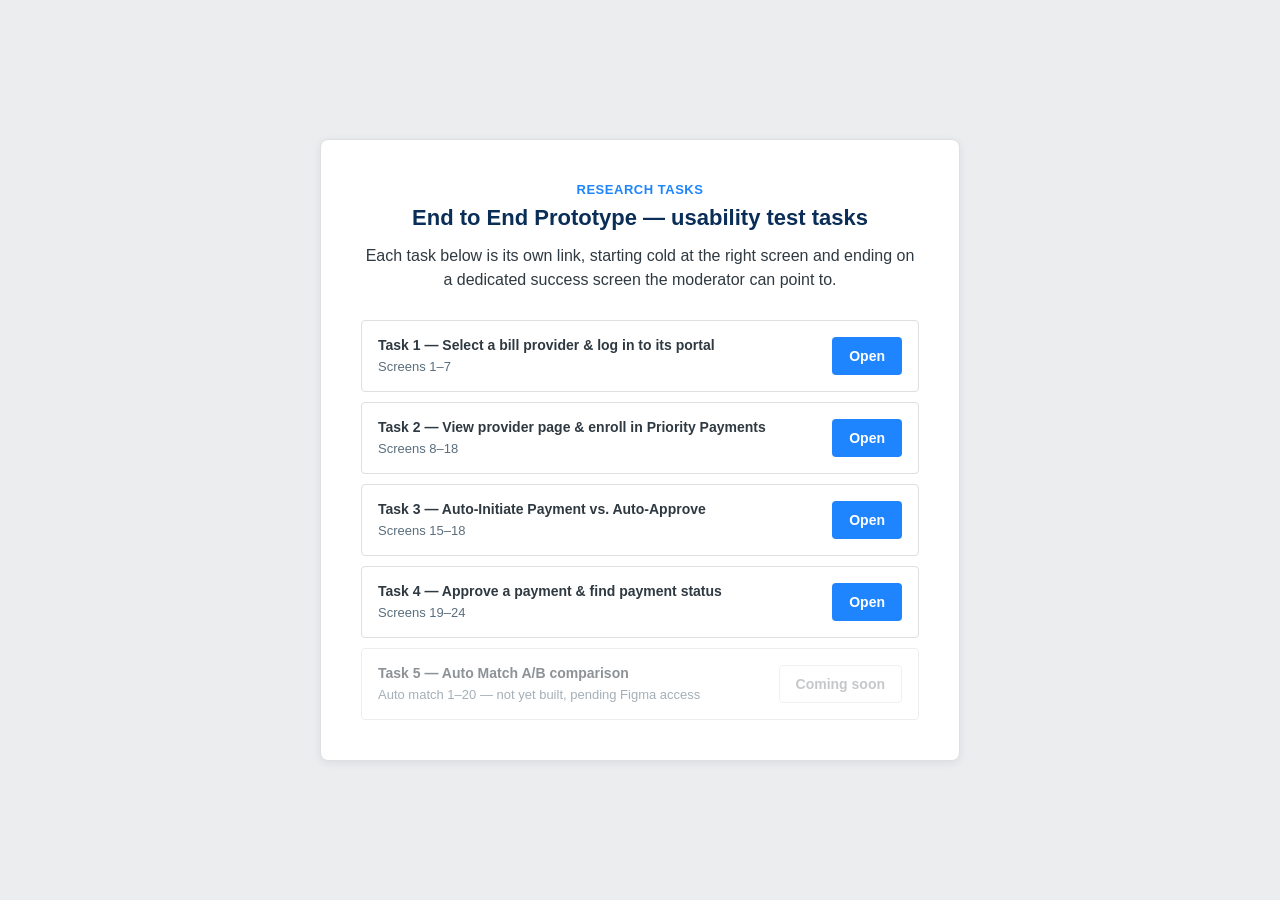
<file: index.html>
<!DOCTYPE html>
<html lang="en">
<head>
<meta charset="UTF-8" />
<title>Usability test tasks — End to End Prototype</title>
<meta name="viewport" content="width=device-width, initial-scale=1" />
<link rel="stylesheet" href="css/shared.css" />
<link rel="stylesheet" href="css/tasks.css" />
</head>
<body class="task-page">
  <div class="task-card" style="max-width: 640px;">
    <p class="task-kicker">Research tasks</p>
    <h1>End to End Prototype — usability test tasks</h1>
    <p class="task-prompt">
      Each task below is its own link, starting cold at the right screen and ending on a
      dedicated success screen the moderator can point to.
    </p>
    <ul class="task-hub-list">
      <li>
        <div>
          <div class="task-title">Task 1 — Select a bill provider &amp; log in to its portal</div>
          <div class="task-desc">Screens 1–7</div>
        </div>
        <a class="btn btn-primary" href="task-1.html">Open</a>
      </li>
      <li>
        <div>
          <div class="task-title">Task 2 — View provider page &amp; enroll in Priority Payments</div>
          <div class="task-desc">Screens 8–18</div>
        </div>
        <a class="btn btn-primary" href="task-2.html">Open</a>
      </li>
      <li>
        <div>
          <div class="task-title">Task 3 — Auto-Initiate Payment vs. Auto-Approve</div>
          <div class="task-desc">Screens 15–18</div>
        </div>
        <a class="btn btn-primary" href="task-3.html">Open</a>
      </li>
      <li>
        <div>
          <div class="task-title">Task 4 — Approve a payment &amp; find payment status</div>
          <div class="task-desc">Screens 19–24</div>
        </div>
        <a class="btn btn-primary" href="task-4.html">Open</a>
      </li>
      <li class="disabled">
        <div>
          <div class="task-title">Task 5 — Auto Match A/B comparison</div>
          <div class="task-desc">Auto match 1–20 — not yet built, pending Figma access</div>
        </div>
        <button class="btn btn-secondary" disabled>Coming soon</button>
      </li>
    </ul>
  </div>
</body>
</html>
</file>
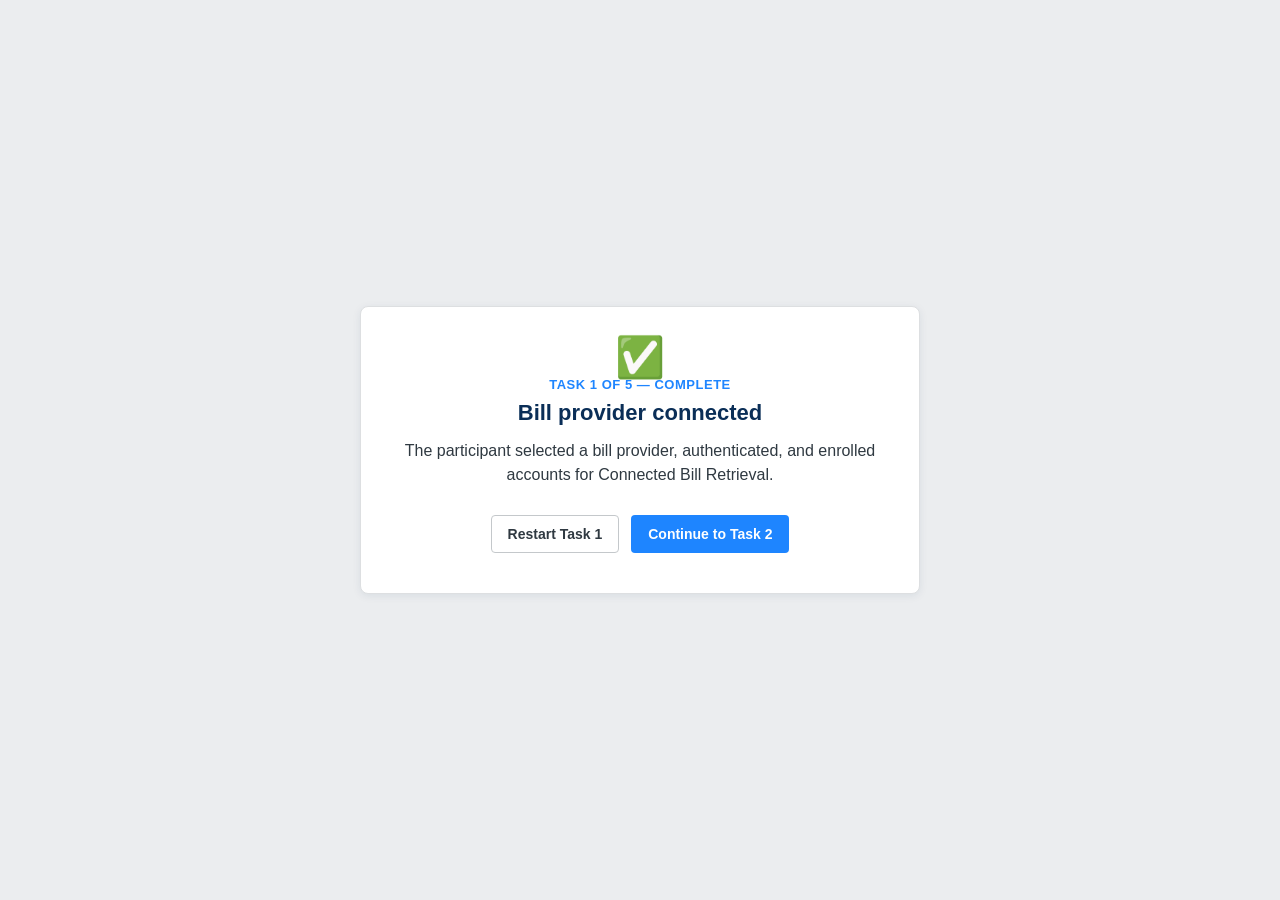
<file: success-task-1.html>
<!DOCTYPE html>
<html lang="en">
<head>
<meta charset="UTF-8" />
<title>Task 1 complete</title>
<meta name="viewport" content="width=device-width, initial-scale=1" />
<link rel="stylesheet" href="css/shared.css" />
<link rel="stylesheet" href="css/tasks.css" />
</head>
<body class="task-page">
  <div class="task-card">
    <div class="success-icon">✅</div>
    <p class="task-kicker">Task 1 of 5 — Complete</p>
    <h1>Bill provider connected</h1>
    <p class="task-prompt">
      The participant selected a bill provider, authenticated, and enrolled accounts for
      Connected Bill Retrieval.
    </p>
    <div class="task-actions">
      <a class="btn btn-secondary" href="task-1.html">Restart Task 1</a>
      <a class="btn btn-primary" href="task-2.html">Continue to Task 2</a>
    </div>
  </div>
  <script>sessionStorage.removeItem('activeTask');</script>
</body>
</html>
</file>
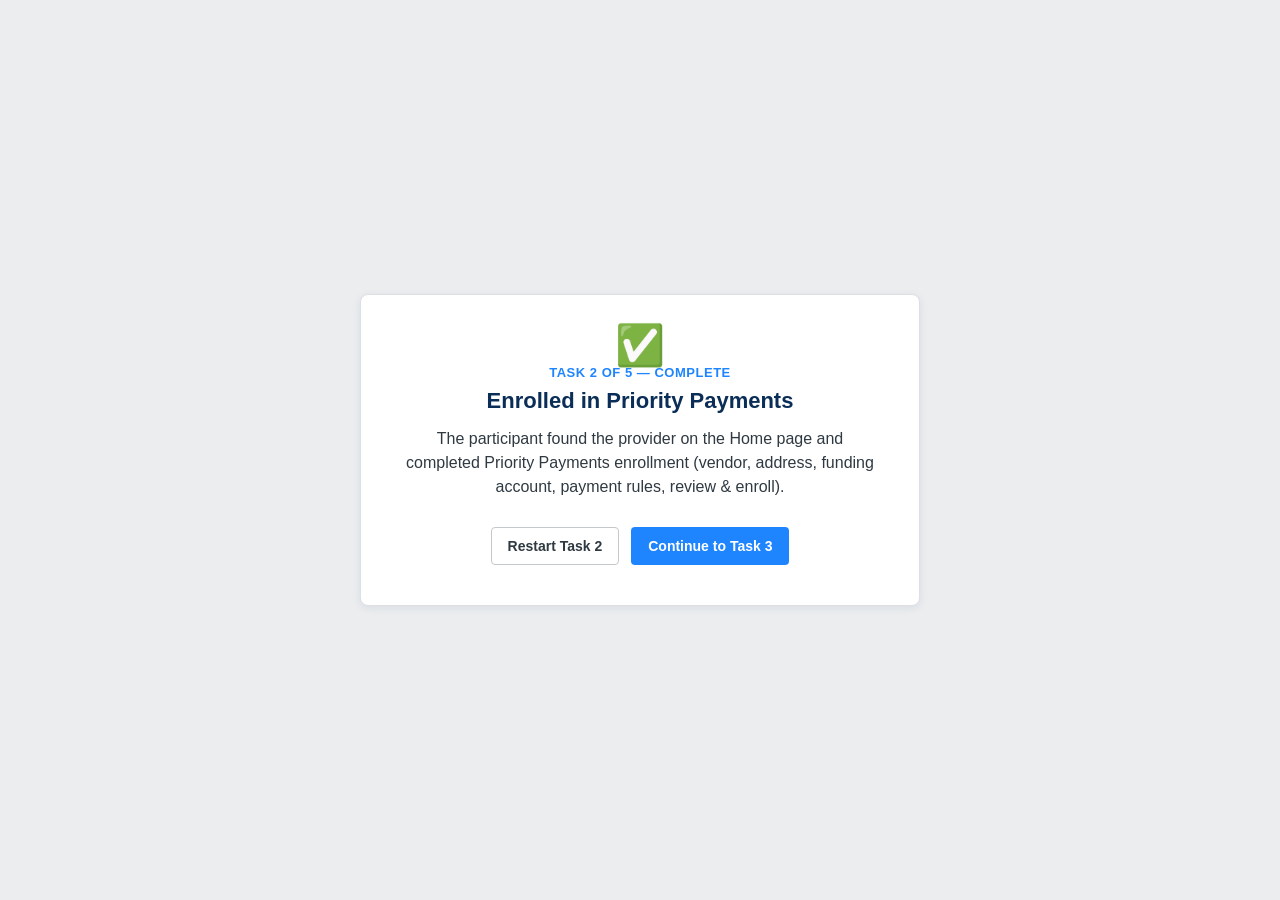
<file: success-task-2.html>
<!DOCTYPE html>
<html lang="en">
<head>
<meta charset="UTF-8" />
<title>Task 2 complete</title>
<meta name="viewport" content="width=device-width, initial-scale=1" />
<link rel="stylesheet" href="css/shared.css" />
<link rel="stylesheet" href="css/tasks.css" />
</head>
<body class="task-page">
  <div class="task-card">
    <div class="success-icon">✅</div>
    <p class="task-kicker">Task 2 of 5 — Complete</p>
    <h1>Enrolled in Priority Payments</h1>
    <p class="task-prompt">
      The participant found the provider on the Home page and completed Priority Payments
      enrollment (vendor, address, funding account, payment rules, review &amp; enroll).
    </p>
    <div class="task-actions">
      <a class="btn btn-secondary" href="task-2.html">Restart Task 2</a>
      <a class="btn btn-primary" href="task-3.html">Continue to Task 3</a>
    </div>
  </div>
  <script>sessionStorage.removeItem('activeTask');</script>
</body>
</html>
</file>
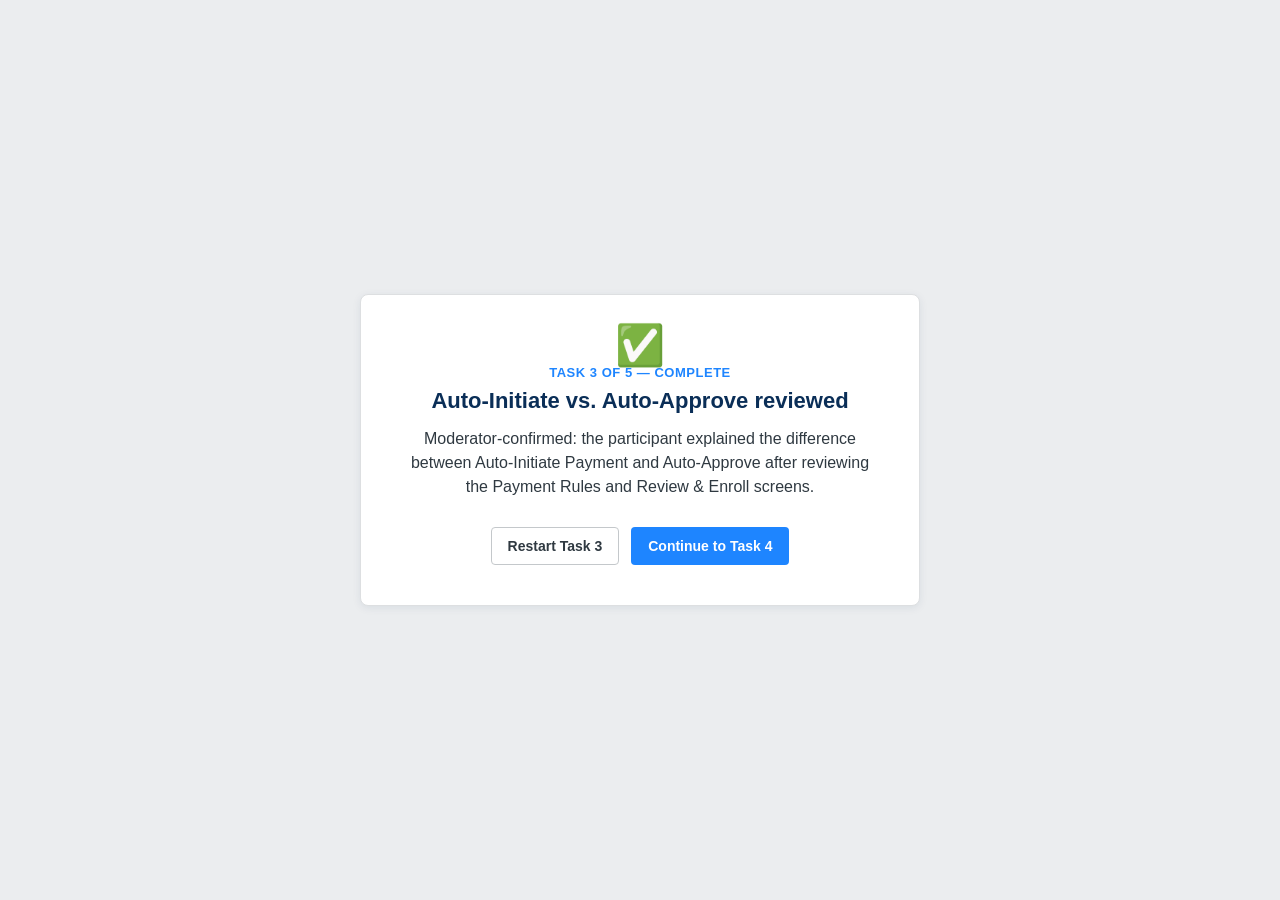
<file: success-task-3.html>
<!DOCTYPE html>
<html lang="en">
<head>
<meta charset="UTF-8" />
<title>Task 3 complete</title>
<meta name="viewport" content="width=device-width, initial-scale=1" />
<link rel="stylesheet" href="css/shared.css" />
<link rel="stylesheet" href="css/tasks.css" />
</head>
<body class="task-page">
  <div class="task-card">
    <div class="success-icon">✅</div>
    <p class="task-kicker">Task 3 of 5 — Complete</p>
    <h1>Auto-Initiate vs. Auto-Approve reviewed</h1>
    <p class="task-prompt">
      Moderator-confirmed: the participant explained the difference between Auto-Initiate
      Payment and Auto-Approve after reviewing the Payment Rules and Review &amp; Enroll screens.
    </p>
    <div class="task-actions">
      <a class="btn btn-secondary" href="task-3.html">Restart Task 3</a>
      <a class="btn btn-primary" href="task-4.html">Continue to Task 4</a>
    </div>
  </div>
  <script>sessionStorage.removeItem('activeTask');</script>
</body>
</html>
</file>
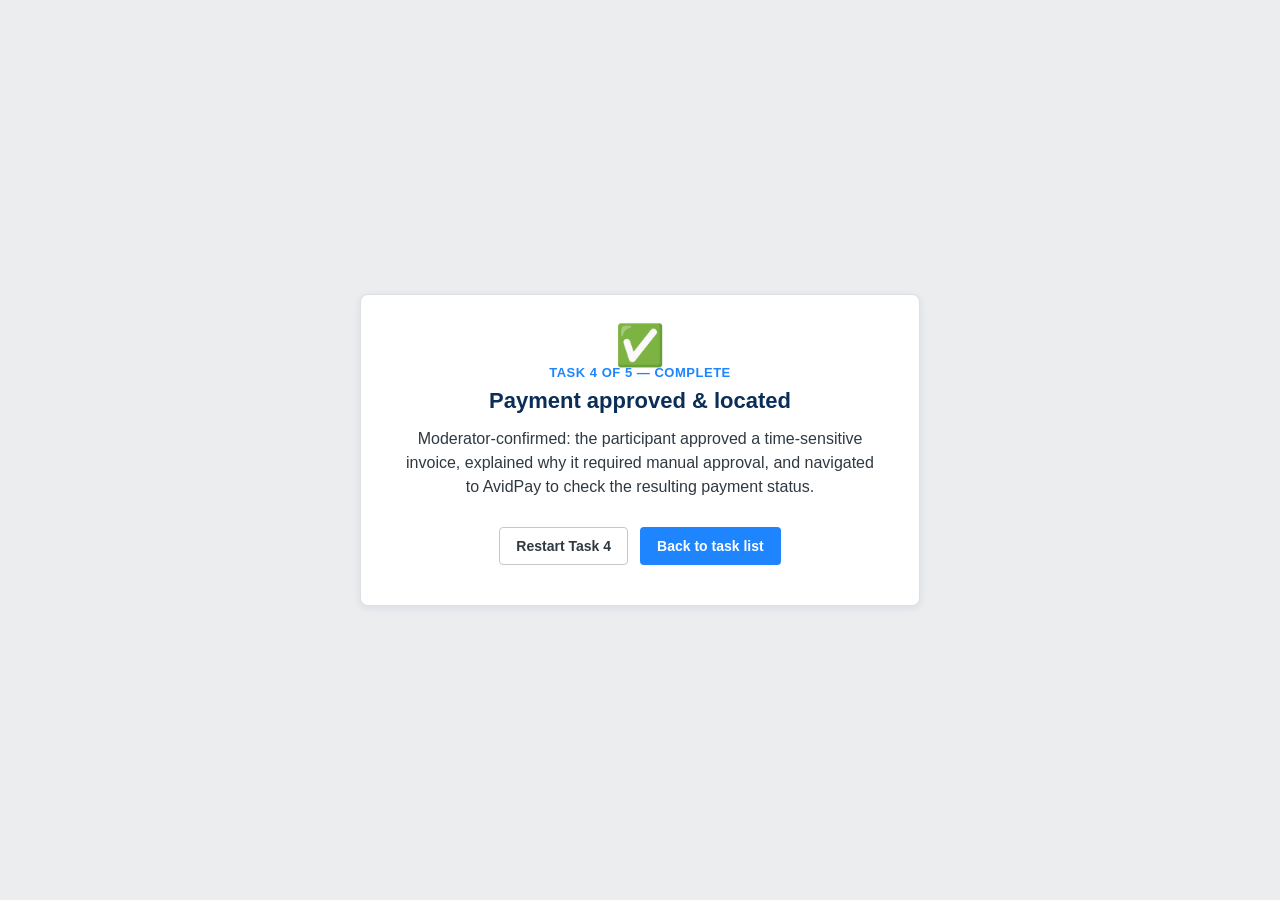
<file: success-task-4.html>
<!DOCTYPE html>
<html lang="en">
<head>
<meta charset="UTF-8" />
<title>Task 4 complete</title>
<meta name="viewport" content="width=device-width, initial-scale=1" />
<link rel="stylesheet" href="css/shared.css" />
<link rel="stylesheet" href="css/tasks.css" />
</head>
<body class="task-page">
  <div class="task-card">
    <div class="success-icon">✅</div>
    <p class="task-kicker">Task 4 of 5 — Complete</p>
    <h1>Payment approved &amp; located</h1>
    <p class="task-prompt">
      Moderator-confirmed: the participant approved a time-sensitive invoice, explained why it
      required manual approval, and navigated to AvidPay to check the resulting payment status.
    </p>
    <div class="task-actions">
      <a class="btn btn-secondary" href="task-4.html">Restart Task 4</a>
      <a class="btn btn-primary" href="index.html">Back to task list</a>
    </div>
  </div>
  <script>sessionStorage.removeItem('activeTask');</script>
</body>
</html>
</file>
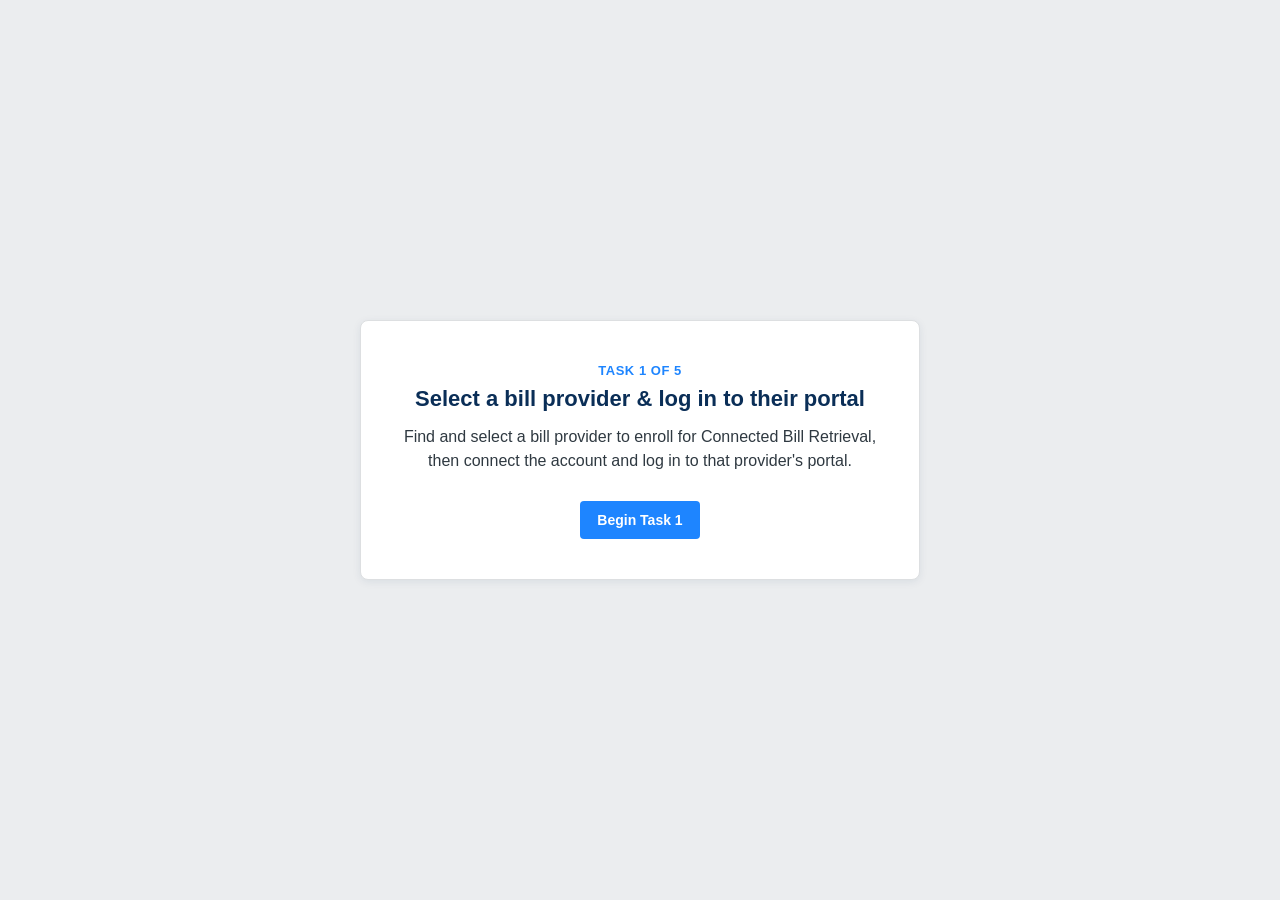
<file: task-1.html>
<!DOCTYPE html>
<html lang="en">
<head>
<meta charset="UTF-8" />
<title>Task 1 — Connect a bill provider</title>
<meta name="viewport" content="width=device-width, initial-scale=1" />
<link rel="stylesheet" href="css/shared.css" />
<link rel="stylesheet" href="css/tasks.css" />
</head>
<body class="task-page">
  <div class="task-card">
    <p class="task-kicker">Task 1 of 5</p>
    <h1>Select a bill provider &amp; log in to their portal</h1>
    <p class="task-prompt">
      Find and select a bill provider to enroll for Connected Bill Retrieval, then connect
      the account and log in to that provider's portal.
    </p>
    <div class="task-actions">
      <button class="btn btn-primary" id="beginBtn">Begin Task 1</button>
    </div>
  </div>
  <script>
    document.getElementById('beginBtn').addEventListener('click', function () {
      sessionStorage.setItem('activeTask', '1');
      window.location.href = 'screens/home-empty.html';
    });
  </script>
</body>
</html>
</file>
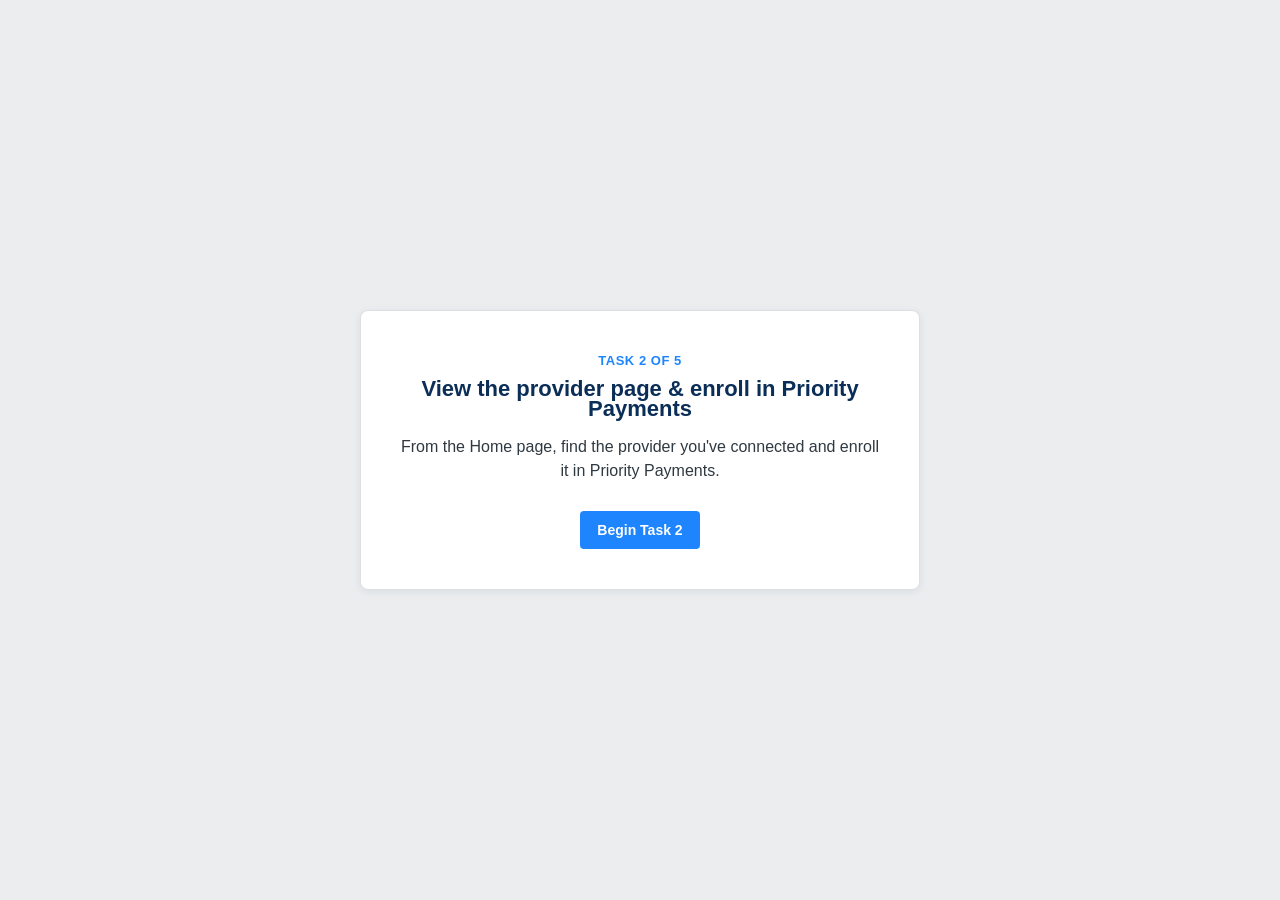
<file: task-2.html>
<!DOCTYPE html>
<html lang="en">
<head>
<meta charset="UTF-8" />
<title>Task 2 — Enroll in Priority Payments</title>
<meta name="viewport" content="width=device-width, initial-scale=1" />
<link rel="stylesheet" href="css/shared.css" />
<link rel="stylesheet" href="css/tasks.css" />
</head>
<body class="task-page">
  <div class="task-card">
    <p class="task-kicker">Task 2 of 5</p>
    <h1>View the provider page &amp; enroll in Priority Payments</h1>
    <p class="task-prompt">
      From the Home page, find the provider you've connected and enroll it in Priority Payments.
    </p>
    <div class="task-actions">
      <button class="btn btn-primary" id="beginBtn">Begin Task 2</button>
    </div>
  </div>
  <script>
    document.getElementById('beginBtn').addEventListener('click', function () {
      sessionStorage.setItem('activeTask', '2');
      window.location.href = 'screens/home-connected.html';
    });
  </script>
</body>
</html>
</file>
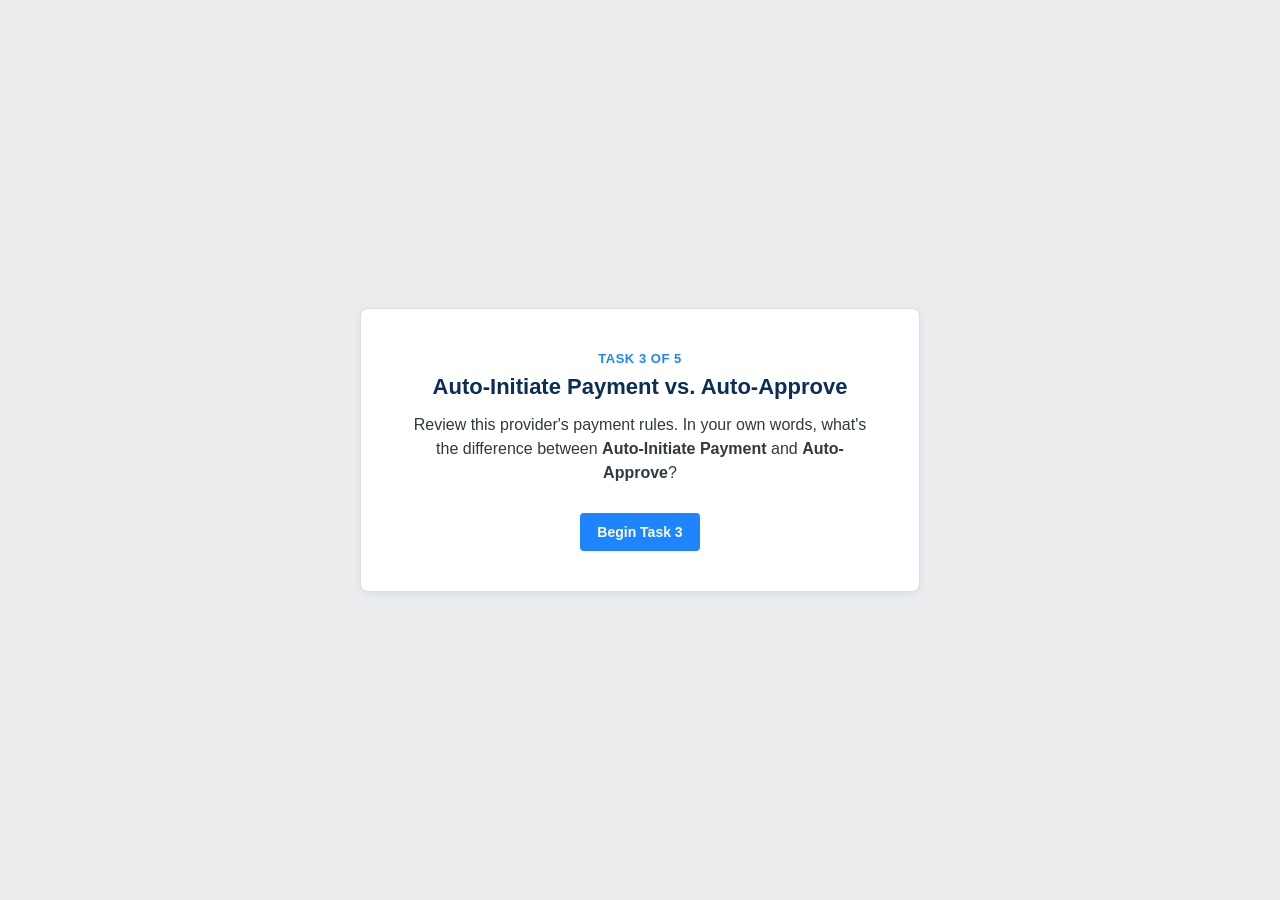
<file: task-3.html>
<!DOCTYPE html>
<html lang="en">
<head>
<meta charset="UTF-8" />
<title>Task 3 — Auto-Initiate vs. Auto-Approve</title>
<meta name="viewport" content="width=device-width, initial-scale=1" />
<link rel="stylesheet" href="css/shared.css" />
<link rel="stylesheet" href="css/tasks.css" />
</head>
<body class="task-page">
  <div class="task-card">
    <p class="task-kicker">Task 3 of 5</p>
    <h1>Auto-Initiate Payment vs. Auto-Approve</h1>
    <p class="task-prompt">
      Review this provider's payment rules. In your own words, what's the difference between
      <strong>Auto-Initiate Payment</strong> and <strong>Auto-Approve</strong>?
    </p>
    <div class="task-actions">
      <button class="btn btn-primary" id="beginBtn">Begin Task 3</button>
    </div>
  </div>
  <script>
    document.getElementById('beginBtn').addEventListener('click', function () {
      sessionStorage.setItem('activeTask', '3');
      window.location.href = 'screens/pp-payment-rules.html';
    });
  </script>
</body>
</html>
</file>
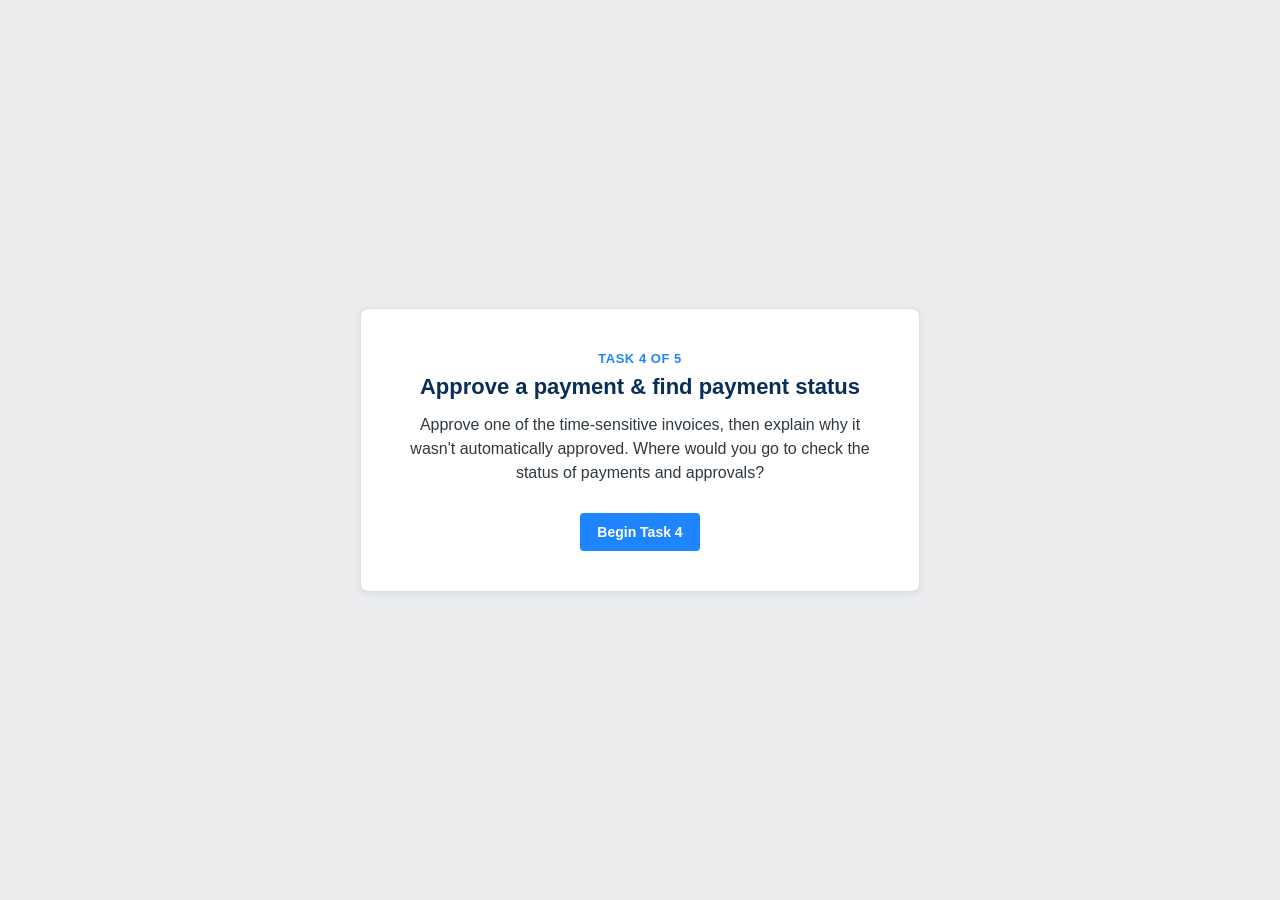
<file: task-4.html>
<!DOCTYPE html>
<html lang="en">
<head>
<meta charset="UTF-8" />
<title>Task 4 — Approve a payment</title>
<meta name="viewport" content="width=device-width, initial-scale=1" />
<link rel="stylesheet" href="css/shared.css" />
<link rel="stylesheet" href="css/tasks.css" />
</head>
<body class="task-page">
  <div class="task-card">
    <p class="task-kicker">Task 4 of 5</p>
    <h1>Approve a payment &amp; find payment status</h1>
    <p class="task-prompt">
      Approve one of the time-sensitive invoices, then explain why it wasn't automatically
      approved. Where would you go to check the status of payments and approvals?
    </p>
    <div class="task-actions">
      <button class="btn btn-primary" id="beginBtn">Begin Task 4</button>
    </div>
  </div>
  <script>
    document.getElementById('beginBtn').addEventListener('click', function () {
      sessionStorage.setItem('activeTask', '4');
      // Clear prior approval state so every participant starts from the same
      // pristine 8-row Time Sensitive table.
      localStorage.removeItem('tsRow1Approved');
      localStorage.removeItem('tsRow3Approved');
      window.location.href = 'screens/invoice-home.html#time-sensitive';
    });
  </script>
</body>
</html>
</file>
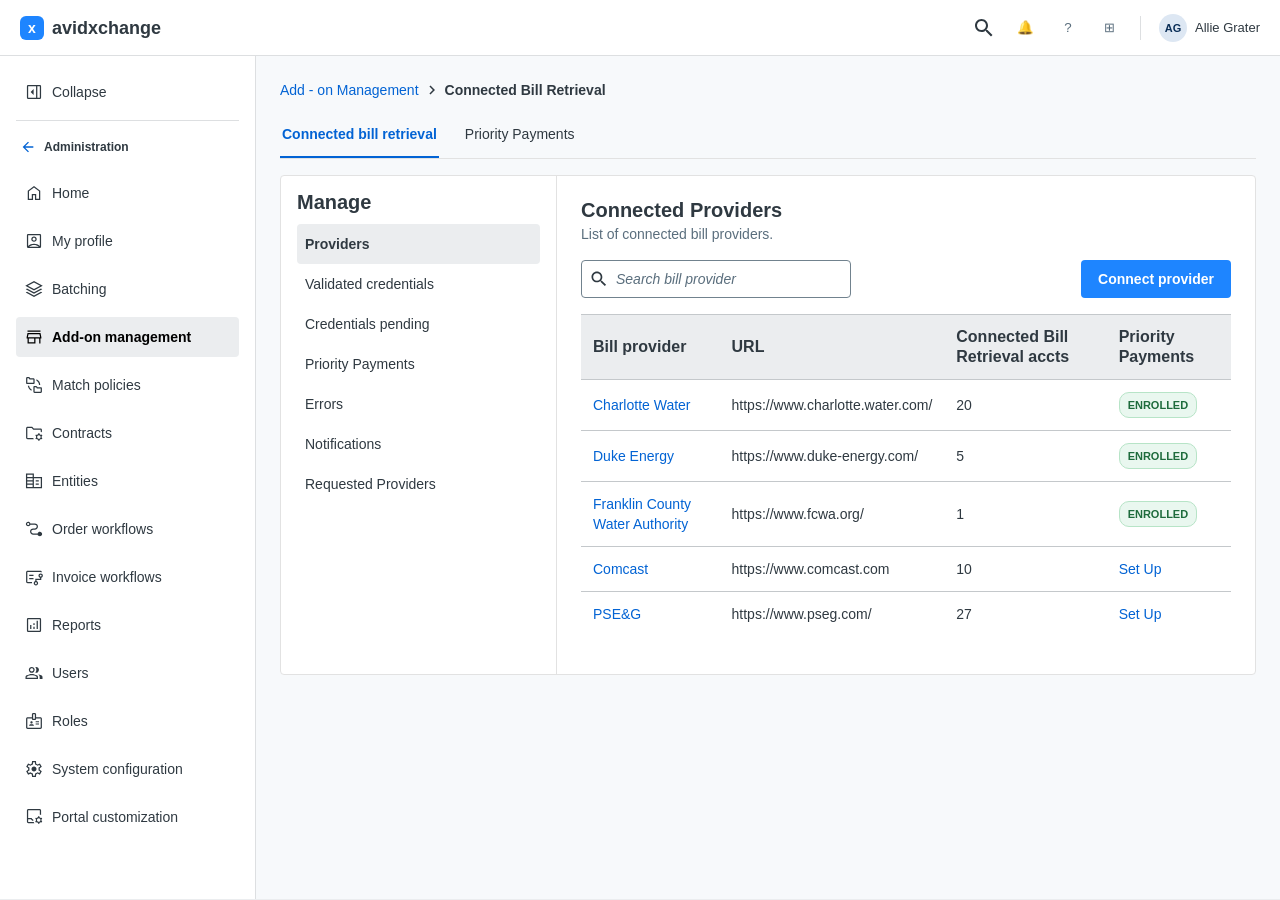
<file: screens/home-connected.html>
<!DOCTYPE html>
<html lang="en">
<head>
<meta charset="UTF-8" />
<title>Connected Bill Retrieval - AvidXchange</title>
<link rel="stylesheet" href="../css/shared.css" />
<style>
  .tab-panel { display: none; }
  .tab-panel.active { display: block; }
  .pp-heading { font-size: 28px; font-weight: 500; margin: 0 0 4px; color: var(--color-text-default); }
  /* Warning-styled pill for "APPROVAL NEEDED" (Frame 18) - colors from the Figma
     Tag component's Warning variant (bg #FFFAE6 / border #F58312); no matching
     variant existed yet in shared.css's .pill set, so it's scoped to this page. */
  .pill-warning { background: #FFFAE6; border-color: #F58312; color: #8A4B08; }
  a.pill-warning:hover { text-decoration: none; }
</style>
</head>
<body data-active-nav="add-on-management">
<div id="app-header"></div>
<div class="app-body">
  <div id="app-sidenav"></div>
  <main class="content-area">
    <div class="breadcrumb">
      <a href="#">Add - on Management</a>
      <img src="../assets/icons/chevron-right.svg" alt="" />
      <span class="crumb-current">Connected Bill Retrieval</span>
    </div>

    <div class="tabs">
      <a href="#" id="tab-cbr" class="tab active" onclick="showTab('cbr'); return false;">Connected bill retrieval</a>
      <a href="#" id="tab-pp" class="tab" onclick="showTab('pp'); return false;">Priority Payments</a>
    </div>

    <!-- ===================== Tab 1: Connected Bill Retrieval ===================== -->
    <div id="panel-cbr" class="tab-panel active">
      <div class="card manage-card">
        <div class="manage-nav">
          <h2>Manage</h2>
          <a href="home-connected.html" class="nav-item active">Providers</a>
          <span class="nav-item">Validated credentials</span>
          <span class="nav-item">Credentials pending</span>
          <span class="nav-item">Priority Payments</span>
          <span class="nav-item">Errors</span>
          <span class="nav-item">Notifications</span>
          <span class="nav-item">Requested Providers</span>
        </div>
        <div class="manage-content">
          <p class="panel-title">Connected Providers</p>
          <p class="panel-subtitle text-muted">List of connected bill providers.</p>

          <div style="display:flex; justify-content:space-between; align-items:center; margin-bottom:16px;">
            <div class="search-input-wrap" style="width:270px;">
              <img src="../assets/icons/search.svg" alt="" />
              <input type="search" placeholder="Search bill provider" />
            </div>
            <a class="btn btn-primary" href="../screens/wizard-search-provider.html">Connect provider</a>
          </div>

          <table class="data-table">
            <thead>
              <tr><th>Bill provider</th><th>URL</th><th>Connected Bill Retrieval accts</th><th>Priority Payments</th></tr>
            </thead>
            <tbody>
              <tr>
                <td><a href="#">Charlotte Water</a></td>
                <td>https://www.charlotte.water.com/</td>
                <td>20</td>
                <td><span class="pill pill-success">ENROLLED</span></td>
              </tr>
              <tr>
                <td><a href="#">Duke Energy</a></td>
                <td>https://www.duke-energy.com/</td>
                <td>5</td>
                <td><span class="pill pill-success">ENROLLED</span></td>
              </tr>
              <tr>
                <td><a href="#">Franklin County Water Authority</a></td>
                <td>https://www.fcwa.org/</td>
                <td>1</td>
                <td><span class="pill pill-success">ENROLLED</span></td>
              </tr>
              <tr>
                <td><a href="#">Comcast</a></td>
                <td>https://www.comcast.com</td>
                <td>10</td>
                <td><a href="#" onclick="showTab('pp'); return false;">Set Up</a></td>
              </tr>
              <tr>
                <td><a href="#">PSE&amp;G</a></td>
                <td>https://www.pseg.com/</td>
                <td>27</td>
                <td><a href="#" onclick="showTab('pp'); return false;">Set Up</a></td>
              </tr>
            </tbody>
          </table>
        </div>
      </div>
    </div>

    <!-- ===================== Tab 2: Priority Payments (Time Sensitive Payments) ===================== -->
    <div id="panel-pp" class="tab-panel">
      <p class="pp-heading">Time Sensitive Payments</p>
      <div class="card manage-card">
        <div class="manage-nav">
          <h2>Manage</h2>
          <a href="#" class="nav-item active">Providers</a>
          <span class="nav-item">Automated Approvals</span>
          <span class="nav-item">Errors</span>
          <span class="nav-item">Notifications</span>
        </div>
        <div class="manage-content">
          <p class="panel-title">Connected Providers</p>
          <p class="panel-subtitle text-muted">List of connected bill providers.</p>

          <div style="display:flex; justify-content:space-between; align-items:center; margin-bottom:16px; gap:8px;">
            <div class="search-input-wrap" style="width:270px;">
              <img src="../assets/icons/search.svg" alt="" />
              <input type="search" placeholder="Search bill provider" />
            </div>
            <button type="button" class="btn btn-secondary">Filter</button>
          </div>

          <table class="data-table">
            <thead>
              <tr><th>Bill provider</th><th>URL</th><th>Connected Bill Retrieval accts</th><th>Priority Payments</th></tr>
            </thead>
            <tbody>
              <tr>
                <td><a href="#">Charlotte Water</a></td>
                <td>https://www.charlotte.water.com/</td>
                <td>20</td>
                <td><span class="pill pill-success">AUTO APPROVE</span> <span class="pill pill-success">AUTO INITIATE</span></td>
              </tr>
              <tr>
                <td><a href="#">Duke Energy</a></td>
                <td>https://www.duke-energy.com/</td>
                <td>5</td>
                <td><span class="pill pill-success">AUTO APPROVE</span> <span class="pill pill-muted">AUTO INITIATE</span></td>
              </tr>
              <tr>
                <td><a href="#">Franklin County Water Authority</a></td>
                <td>https://www.fcwa.org/</td>
                <td>1</td>
                <td><span class="pill pill-muted">AUTO APPROVE</span> <span class="pill pill-success">AUTO INITIATE</span></td>
              </tr>
              <tr>
                <td><a href="#">Comcast</a></td>
                <td>https://www.comcast.com</td>
                <td>10</td>
                <td><a href="../screens/invoice-home.html" class="pill pill-warning" title="Enrollment approval needed - review in Invoice Home">APPROVAL NEEDED</a></td>
              </tr>
              <tr>
                <td><a href="#">PSE&amp;G</a></td>
                <td>https://www.pseg.com/</td>
                <td>27</td>
                <td><a href="../screens/pp-select-vendor.html">Set Up</a></td>
              </tr>
            </tbody>
          </table>
        </div>
      </div>
    </div>
  </main>
</div>
<script src="../js/chrome.js"></script>
<script src="../js/app.js"></script>
<script>
  function showTab(name) {
    document.querySelectorAll('.tab-panel').forEach(function (p) { p.classList.remove('active'); });
    document.querySelectorAll('.tabs .tab').forEach(function (t) { t.classList.remove('active'); });
    document.getElementById('panel-' + name).classList.add('active');
    document.getElementById('tab-' + name).classList.add('active');
  }
</script>
</body>
</html>
</file>
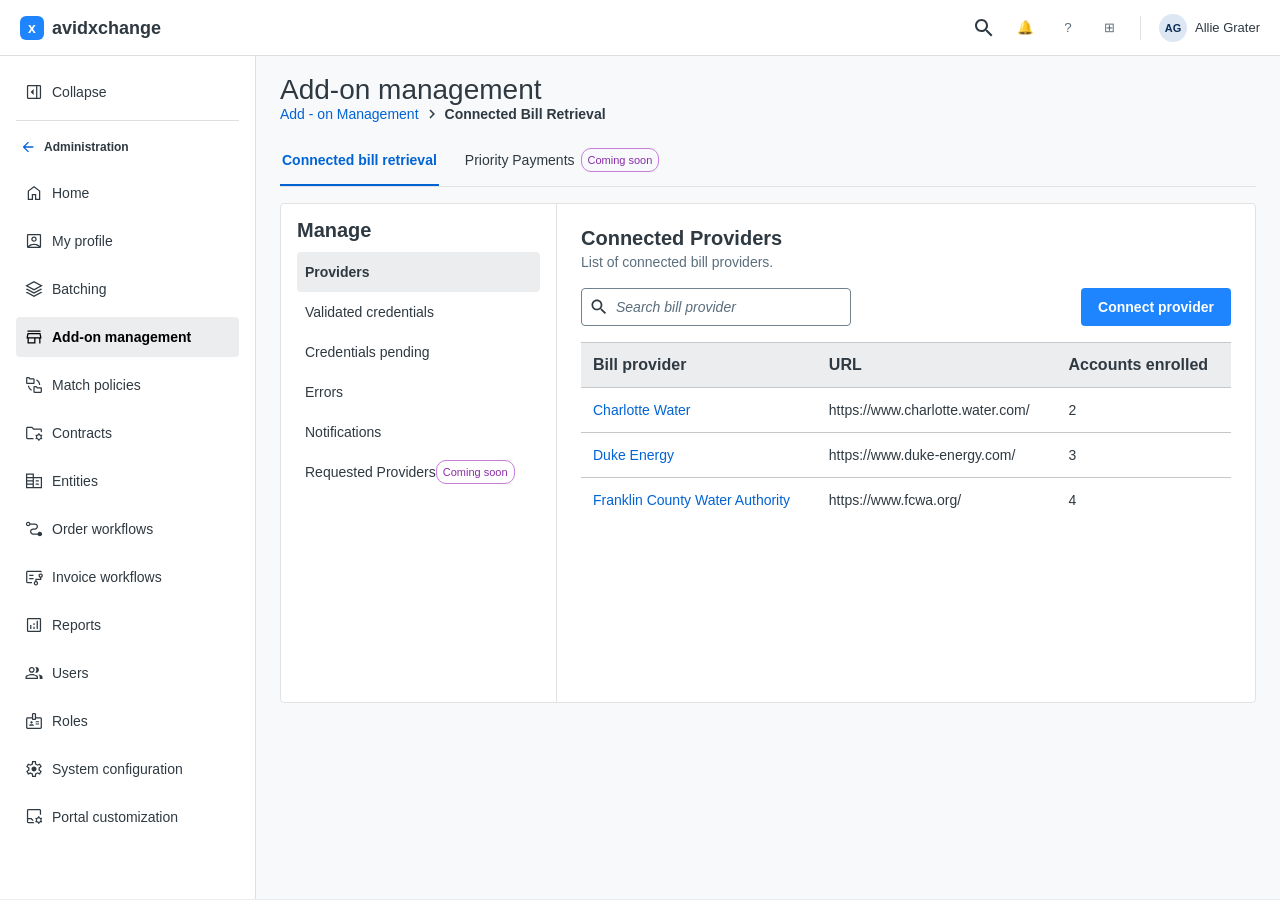
<file: screens/home-empty.html>
<!DOCTYPE html>
<html lang="en">
<head>
<meta charset="UTF-8" />
<title>Connected Bill Retrieval - AvidXchange</title>
<link rel="stylesheet" href="../css/shared.css" />
<style>
  .page-heading { font-size: 28px; font-weight: 500; margin: 0 0 4px; color: var(--color-text-default); }
</style>
</head>
<body data-active-nav="add-on-management">
<div id="app-header"></div>
<div class="app-body">
  <div id="app-sidenav"></div>
  <main class="content-area">
    <p class="page-heading">Add-on management</p>
    <div class="breadcrumb">
      <a href="#">Add - on Management</a>
      <img src="../assets/icons/chevron-right.svg" alt="" />
      <span class="crumb-current">Connected Bill Retrieval</span>
    </div>

    <div class="tabs">
      <a href="home-empty.html" class="tab active">Connected bill retrieval</a>
      <span class="tab">Priority Payments <span class="pill-soon">Coming soon</span></span>
    </div>

    <div class="card manage-card">
      <div class="manage-nav">
        <h2>Manage</h2>
        <a href="home-empty.html" class="nav-item active">Providers</a>
        <span class="nav-item">Validated credentials</span>
        <span class="nav-item">Credentials pending</span>
        <span class="nav-item">Errors</span>
        <span class="nav-item">Notifications</span>
        <span class="nav-item">Requested Providers <span class="pill-soon">Coming soon</span></span>
      </div>
      <div class="manage-content">
        <p class="panel-title">Connected Providers</p>
        <p class="panel-subtitle text-muted">List of connected bill providers.</p>

        <div style="display:flex; justify-content:space-between; align-items:center; margin-bottom:16px;">
          <div class="search-input-wrap" style="width:270px;">
            <img src="../assets/icons/search.svg" alt="" />
            <input type="search" placeholder="Search bill provider" />
          </div>
          <a class="btn btn-primary" href="../screens/wizard-search-provider.html">Connect provider</a>
        </div>

        <table class="data-table">
          <thead>
            <tr><th>Bill provider</th><th>URL</th><th>Accounts enrolled</th></tr>
          </thead>
          <tbody>
            <tr>
              <td><a href="#">Charlotte Water</a></td>
              <td>https://www.charlotte.water.com/</td>
              <td>2</td>
            </tr>
            <tr>
              <td><a href="#">Duke Energy</a></td>
              <td>https://www.duke-energy.com/</td>
              <td>3</td>
            </tr>
            <tr>
              <td><a href="#">Franklin County Water Authority</a></td>
              <td>https://www.fcwa.org/</td>
              <td>4</td>
            </tr>
          </tbody>
        </table>
      </div>
    </div>
  </main>
</div>
<script src="../js/chrome.js"></script>
<script src="../js/app.js"></script>
</body>
</html>
</file>
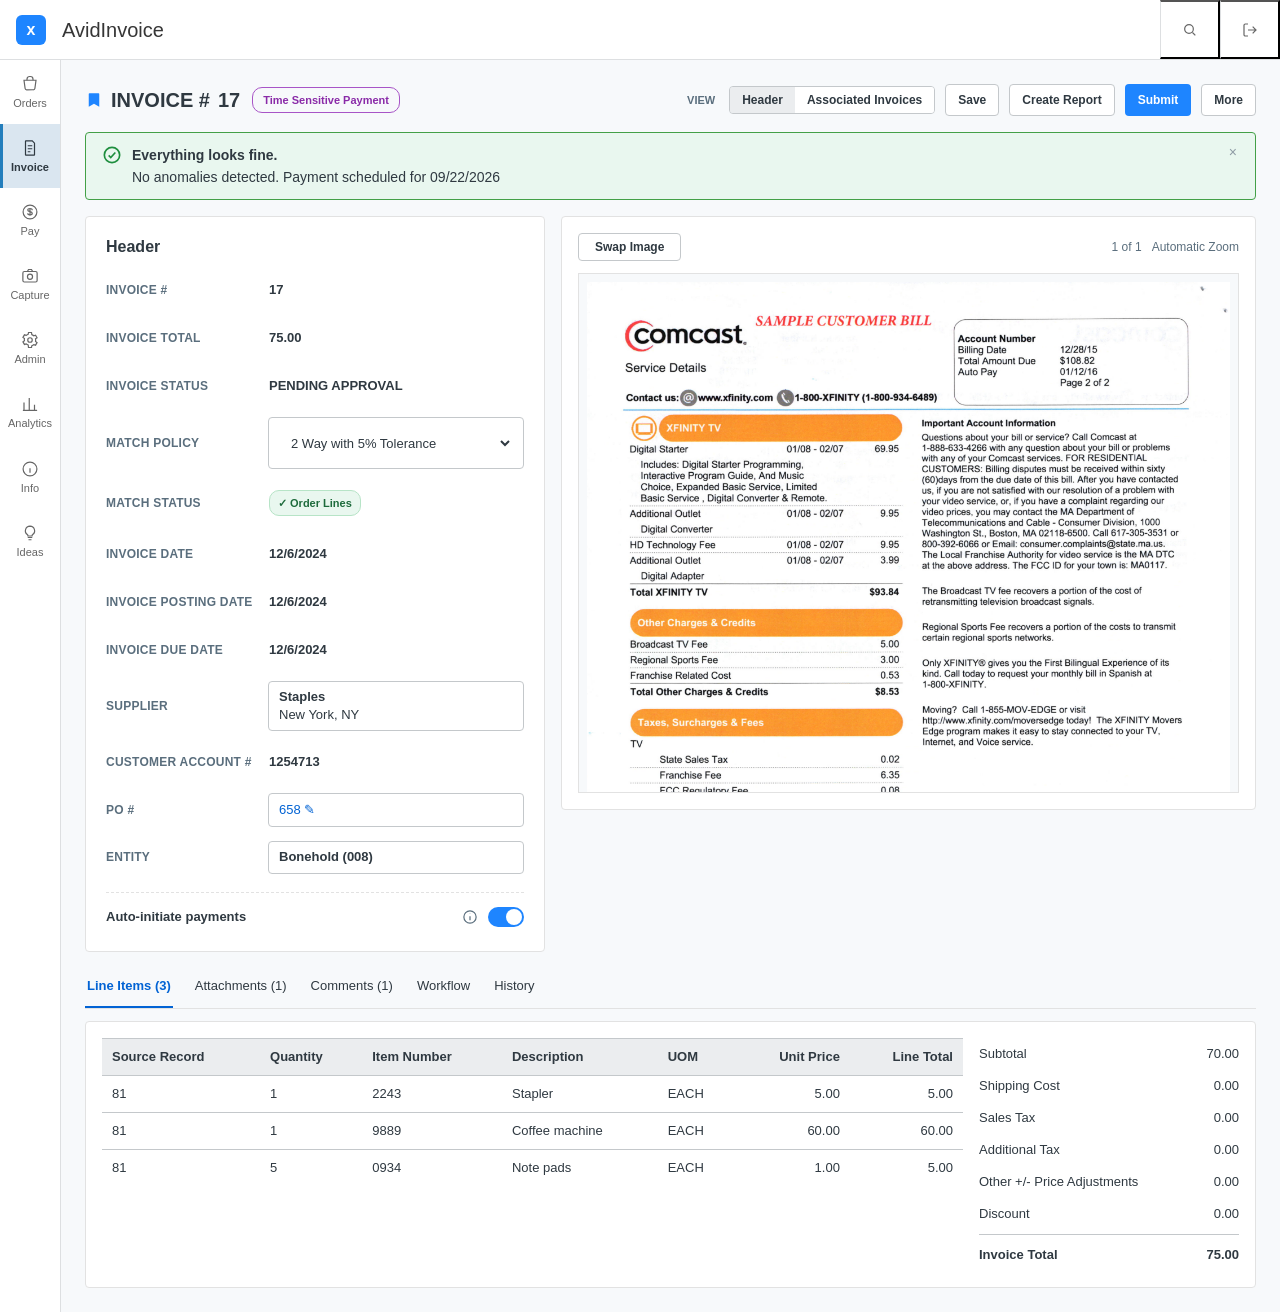
<file: screens/invoice-detail.html>
<!DOCTYPE html>
<html lang="en">
<head>
<meta charset="UTF-8" />
<title>Invoice Detail - AvidInvoice</title>
<link rel="stylesheet" href="../css/shared.css" />
<style>
  /* Scoped to this "Invoice and pay" flow only — extends shared.css tokens,
     never edits it. */
  .id-topbar { display:flex; align-items:center; justify-content:space-between; margin-bottom:16px; flex-wrap:wrap; gap:10px; }
  .id-title { display:flex; align-items:center; gap:12px; }
  .id-title h1 { font-size:20px; font-weight:600; margin:0; display:flex; align-items:center; gap:8px; }
  .id-title .bookmark { width:18px; height:18px; color:var(--color-primary-b60); }
  .pill-purple { display:inline-block; font-size:11px; font-weight:600; padding:2px 10px; border-radius:10px; border:1px solid #a855c7; color:#8A2BA8; }

  .id-actions { display:flex; align-items:center; gap:10px; }
  .id-actions .view-label { font-size:11px; color:var(--color-text-placeholder); font-weight:600; margin-right:4px; }
  .id-seg { display:flex; border:1px solid var(--border-default); border-radius:4px; overflow:hidden; }
  .id-seg button { border:none; background:#fff; padding:6px 12px; font-size:12px; font-weight:600; color:var(--color-text-default); }
  .id-seg button.active { background:var(--bg-surface-secondary); }
  .id-actions .btn { height:32px; font-size:12px; padding:0 12px; }

  .alert-warning, .alert-success-box {
    display:flex; align-items:flex-start; gap:10px; padding:12px 16px; border-radius:4px;
    margin-bottom:16px; position:relative;
  }
  .alert-warning { background:#FFFAE6; border:1px solid #F58312; }
  .alert-success-box { background:#E9F7EF; border:1px solid #43A047; }
  .alert-warning .a-icon { color:#F58312; }
  .alert-success-box .a-icon { color:#1E8E3E; }
  .alert-warning .a-icon, .alert-success-box .a-icon { width:20px; height:20px; flex-shrink:0; }
  .a-title { font-weight:600; font-size:14px; margin:0 0 2px; }
  .a-body { font-size:14px; margin:0; color:var(--color-text-default); }
  .a-close { position:absolute; top:10px; right:12px; background:none; border:none; color:#8D9AA3; font-size:14px; }

  .id-panels { display:flex; gap:16px; align-items:flex-start; margin-bottom:16px; }
  .id-left-panel { width:460px; min-width:460px; background:#fff; border:1px solid var(--border-light); border-radius:4px; padding:20px; }
  .id-left-panel h2 { font-size:16px; font-weight:600; margin:0 0 16px; }

  .id-field-row { display:flex; align-items:center; gap:12px; margin-bottom:14px; font-size:13px; }
  .id-field-row .id-label { width:150px; min-width:150px; color:var(--color-text-placeholder); font-weight:600; font-size:12px; text-transform:uppercase; letter-spacing:.02em; }
  .id-field-row .id-value { flex:1; border:1px solid var(--border-default); border-radius:4px; padding:6px 10px; background:#fff; }
  .id-field-row .id-value.plain { border-color:transparent; background:none; padding:6px 0; font-weight:600; }
  .id-field-row .id-value.addr { line-height:1.4; }
  .id-field-row .id-value select { width:100%; border:none; font-family:inherit; font-size:13px; }

  .id-auto-row { display:flex; align-items:center; gap:10px; margin:18px 0 4px; padding-top:14px; border-top:1px dashed var(--border-light); }
  .id-auto-row .label { font-size:13px; font-weight:600; flex:1; }
  .id-auto-row .info-btn { background:none; border:none; color:var(--color-text-placeholder); width:16px; height:16px; padding:0; }

  .id-right-panel { flex:1; min-width:0; background:#fff; border:1px solid var(--border-light); border-radius:4px; padding:16px; }
  .id-image-toolbar { display:flex; align-items:center; gap:10px; margin-bottom:12px; font-size:12px; color:var(--color-text-placeholder); }
  .id-image-toolbar .spacer { flex:1; }
  .id-bill-image-wrap { border:1px solid var(--border-light); background:#F7F9FB; text-align:center; padding:8px; overflow:auto; max-height:520px; }
  .id-bill-image-wrap img { max-width:100%; display:inline-block; }

  .id-tabs { display:flex; gap:20px; border-bottom:1px solid var(--border-light); margin-bottom:12px; }
  .id-tabs .tab { padding:8px 2px 10px; font-size:13px; color:var(--color-text-default); border-bottom:2px solid transparent; }
  .id-tabs .tab.active { color:var(--color-link); border-bottom-color:var(--color-link); font-weight:600; }

  .id-lineitems { display:flex; gap:16px; background:#fff; border:1px solid var(--border-light); border-radius:4px; padding:16px; }
  .id-li-table-wrap { flex:1; min-width:0; }
  table.li-table { width:100%; border-collapse:collapse; font-size:13px; }
  table.li-table th, table.li-table td { text-align:left; padding:8px 10px; border-top:1px solid var(--border-default); }
  table.li-table th { background:var(--bg-surface-secondary); font-weight:600; }
  table.li-table td.num, table.li-table th.num { text-align:right; }

  .id-summary { width:260px; min-width:260px; font-size:13px; }
  .id-summary-row { display:flex; justify-content:space-between; padding:6px 0; }
  .id-summary-row.total { border-top:1px solid var(--border-default); font-weight:700; margin-top:4px; padding-top:10px; }

  .toggle-row { display:flex; align-items:center; gap:8px; }
</style>
</head>
<body data-app="invoice" data-active-nav="invoice">
<div id="aip-header"></div>
<div class="aip-body">
  <div id="aip-sidenav"></div>
  <main class="aip-content">

    <div class="id-topbar">
      <div class="id-title">
        <h1>
          <svg class="bookmark" viewBox="0 0 24 24" fill="currentColor"><path d="M6 3h12a1 1 0 0 1 1 1v17l-7-4-7 4V4a1 1 0 0 1 1-1Z"/></svg>
          INVOICE # <span id="invoiceNumber">17</span>
        </h1>
        <span class="pill-purple">Time Sensitive Payment</span>
      </div>
      <div class="id-actions">
        <span class="view-label">VIEW</span>
        <div class="id-seg">
          <button class="active">Header</button>
          <button>Associated Invoices</button>
        </div>
        <button class="btn btn-secondary" id="saveBtn">Save</button>
        <button class="btn btn-secondary" onclick="return false;">Create Report</button>
        <button class="btn btn-primary" id="submitBtn">Submit</button>
        <button class="btn btn-secondary" onclick="return false;">More</button>
      </div>
    </div>

    <!-- Banner: swapped in by scenario, see script at bottom -->
    <div id="scenarioBanner"></div>

    <div class="id-panels">
      <div class="id-left-panel">
        <h2>Header</h2>

        <div class="id-field-row"><div class="id-label">Invoice #</div><div class="id-value plain">17</div></div>
        <div class="id-field-row"><div class="id-label">Invoice Total</div><div class="id-value plain">75.00</div></div>
        <div class="id-field-row"><div class="id-label">Invoice Status</div><div class="id-value plain">PENDING APPROVAL</div></div>
        <div class="id-field-row">
          <div class="id-label">Match Policy</div>
          <div class="id-value"><select><option>2 Way with 5% Tolerance</option></select></div>
        </div>
        <div class="id-field-row">
          <div class="id-label">Match Status</div>
          <div class="id-value plain"><span class="pill pill-success">&#10003; Order Lines</span></div>
        </div>
        <div class="id-field-row"><div class="id-label">Invoice Date</div><div class="id-value plain">12/6/2024</div></div>
        <div class="id-field-row"><div class="id-label">Invoice Posting Date</div><div class="id-value plain">12/6/2024</div></div>
        <div class="id-field-row"><div class="id-label">Invoice Due Date</div><div class="id-value plain">12/6/2024</div></div>
        <div class="id-field-row">
          <div class="id-label">Supplier</div>
          <div class="id-value addr"><strong>Staples</strong><br />New York, NY</div>
        </div>
        <div class="id-field-row"><div class="id-label">Customer Account #</div><div class="id-value plain">1254713</div></div>
        <div class="id-field-row">
          <div class="id-label">PO #</div>
          <div class="id-value" style="color:var(--color-link);">658 &#9998;</div>
        </div>
        <div class="id-field-row">
          <div class="id-label">Entity</div>
          <div class="id-value addr"><strong>Bonehold (008)</strong></div>
        </div>

        <div class="id-auto-row">
          <span class="label">Auto-initiate payments</span>
          <button class="info-btn" id="autoInfoBtn" title="What does this mean?">
            <svg viewBox="0 0 24 24" fill="none" stroke="currentColor" stroke-width="1.8"><circle cx="12" cy="12" r="9.2"/><path d="M12 11v6M12 7.3v.1"/></svg>
          </button>
          <label class="toggle">
            <input type="checkbox" id="autoToggle" />
            <span class="track"></span>
          </label>
        </div>
      </div>

      <div class="id-right-panel">
        <div class="id-image-toolbar">
          <button class="btn btn-secondary" style="height:28px;font-size:12px;" onclick="return false;">Swap Image</button>
          <span class="spacer"></span>
          <span>1 of 1</span>
          <span>Automatic Zoom</span>
        </div>
        <div class="id-bill-image-wrap">
          <img src="../assets/invoice-pay/sample-customer-bill.png" alt="Sample scanned customer bill (Comcast placeholder)" />
        </div>
      </div>
    </div>

    <div class="id-tabs">
      <div class="tab active">Line Items (3)</div>
      <div class="tab">Attachments (1)</div>
      <div class="tab">Comments (1)</div>
      <div class="tab">Workflow</div>
      <div class="tab">History</div>
    </div>

    <div class="id-lineitems">
      <div class="id-li-table-wrap">
        <table class="li-table">
          <thead>
            <tr>
              <th>Source Record</th>
              <th>Quantity</th>
              <th>Item Number</th>
              <th>Description</th>
              <th>UOM</th>
              <th class="num">Unit Price</th>
              <th class="num">Line Total</th>
            </tr>
          </thead>
          <tbody>
            <tr><td>81</td><td>1</td><td>2243</td><td>Stapler</td><td>EACH</td><td class="num">5.00</td><td class="num">5.00</td></tr>
            <tr><td>81</td><td>1</td><td>9889</td><td>Coffee machine</td><td>EACH</td><td class="num">60.00</td><td class="num">60.00</td></tr>
            <tr><td>81</td><td>5</td><td>0934</td><td>Note pads</td><td>EACH</td><td class="num">1.00</td><td class="num">5.00</td></tr>
          </tbody>
        </table>
      </div>
      <div class="id-summary">
        <div class="id-summary-row"><span>Subtotal</span><span>70.00</span></div>
        <div class="id-summary-row"><span>Shipping Cost</span><span>0.00</span></div>
        <div class="id-summary-row"><span>Sales Tax</span><span>0.00</span></div>
        <div class="id-summary-row"><span>Additional Tax</span><span>0.00</span></div>
        <div class="id-summary-row"><span>Other +/- Price Adjustments</span><span>0.00</span></div>
        <div class="id-summary-row"><span>Discount</span><span>0.00</span></div>
        <div class="id-summary-row total"><span>Invoice Total</span><span>75.00</span></div>
      </div>
    </div>

  </main>
</div>

<!-- Auto-initiate payments explainer modal (deliberate simplification of the
     Figma "Auto-initiate payments is on/3" and "...is off/3" overlay frames
     into one reusable modal driven by the toggle's current state). -->
<div class="modal-overlay" id="autoModalOverlay">
  <div class="modal">
    <div class="modal-header">
      <h3 id="autoModalTitle">Auto-initiate payments is on</h3>
      <button class="modal-close" id="autoModalClose">&times;</button>
    </div>
    <div class="modal-body">
      <p>Approved payments will be initiated automatically and sent to AvidPay in batches, no manual action needed. You can turn this off anytime.</p>
      <div id="autoModalOffExtra" style="display:none; margin-top:12px;">
        <div style="display:flex; align-items:center; justify-content:space-between; border-top:1px solid var(--border-light); padding-top:12px;">
          <div>
            <strong style="font-size:13px;">Auto Initiation</strong>
            <div class="text-muted" style="font-size:12px;">Automatically initiate transaction batches when ready</div>
          </div>
          <label class="toggle"><input type="checkbox" id="autoModalToggle" /><span class="track"></span></label>
        </div>
      </div>
      <label style="display:flex; align-items:center; gap:6px; font-size:13px; margin-top:14px;" id="autoModalCheckboxWrap">
        <input type="checkbox" id="autoModalDontShow" /> Got it, don't show this again
      </label>
    </div>
    <div class="modal-footer">
      <button class="btn btn-primary" id="autoModalConfirm">Got it!</button>
    </div>
  </div>
</div>

<script src="../js/chrome-invoice.js"></script>
<script>
  (function () {
    var SCENARIOS = {
      fine: {
        type: 'success',
        title: 'Everything looks fine.',
        body: 'No anomalies detected. Payment scheduled for 09/22/2026',
        autoOn: true
      },
      anomaly: {
        type: 'warning',
        title: 'Bill significantly higher than average',
        body: 'This bill is 143% higher than the average amount for this account. Review the invoice before approving payment.',
        autoOn: false
      },
      'no-stp': {
        type: 'warning',
        title: 'Duplicate/unexpected bill',
        body: 'A similar invoice from this provider was recently received for the same billing period. Review before approving payment.',
        autoOn: true
      }
    };

    var params = new URLSearchParams(location.search);
    var scenario = params.get('scenario') || 'fine';
    var data = SCENARIOS[scenario] || SCENARIOS.fine;
    // "return" tells this page where Save/back should go once the user is
    // done here. Set by invoice-home.html's Time Sensitive tab: "row1"/"row3"
    // for the two Approve Invoice flows (frames 21/22 -> 21.1/22.1 -> back to
    // the tab with that row updated), "20" for the plain View Invoice flow
    // (frame 20.1 -> back to 20, no approval to record).
    var returnTo = params.get('return');
    var APPROVAL_ROWS = { row1: 1, row3: 3 };

    var iconSuccess = '<svg class="a-icon" viewBox="0 0 24 24" fill="none" stroke="currentColor" stroke-width="2"><circle cx="12" cy="12" r="9.2"/><path d="m8 12.5 2.5 2.5L16 9"/></svg>';
    var iconWarning = '<svg class="a-icon" viewBox="0 0 24 24" fill="none" stroke="currentColor" stroke-width="1.8"><circle cx="12" cy="12" r="9.2"/><path d="M12 7.5v5.5M12 16v.1"/></svg>';

    var boxClass = data.type === 'success' ? 'alert-success-box' : 'alert-warning';
    var icon = data.type === 'success' ? iconSuccess : iconWarning;

    // Each scenario's own Auto-initiate default (Figma: the "no-stp" invoice
    // has it on, the "anomaly" invoice has it off) - drives which variant of
    // the Auto-initiate modal below shows when Save is clicked on a flagged
    // invoice (frames 21.1 "is on" / 22.1 "is off").
    document.getElementById('autoToggle').checked = !!data.autoOn;

    document.getElementById('scenarioBanner').innerHTML =
      '<div class="' + boxClass + '">' +
        icon +
        '<div><p class="a-title">' + data.title + '</p><p class="a-body">' + data.body + '</p></div>' +
        '<button class="a-close" onclick="this.closest(\'.' + boxClass + '\').style.display=\'none\'">&times;</button>' +
      '</div>';

    // "Submit" is this shared invoice-detail page's primary action; every
    // scenario flow ends the same way, on pay home.
    document.getElementById('submitBtn').addEventListener('click', function () {
      window.location.href = 'pay-home.html';
    });

    // Auto-initiate payments toggle -> explainer modal (on/off copy from the
    // Figma "Auto-initiate payments is on/off" overlay frames).
    var overlay = document.getElementById('autoModalOverlay');
    var toggle = document.getElementById('autoToggle');
    var title = document.getElementById('autoModalTitle');
    var offExtra = document.getElementById('autoModalOffExtra');
    var checkboxWrap = document.getElementById('autoModalCheckboxWrap');
    var confirmBtn = document.getElementById('autoModalConfirm');
    var modalToggle = document.getElementById('autoModalToggle');

    var approvalRowNum = returnTo ? APPROVAL_ROWS[returnTo] : null;
    // True while the modal is open because of Save on a flagged invoice
    // (frames 21.1/22.1), rather than the user just exploring the toggle -
    // only then does confirming the modal also record the approval and
    // navigate on, per "Frame 21.1/22.1: Got it button goes to frame
    // 21.2/22.2".
    var pendingApproval = false;

    function openModalFor(isOn) {
      title.textContent = 'Auto-initiate payments is ' + (isOn ? 'on' : 'off');
      offExtra.style.display = isOn ? 'none' : 'block';
      checkboxWrap.style.display = isOn ? 'flex' : 'none';
      confirmBtn.textContent = isOn ? 'Got it!' : 'Turn on';
      modalToggle.checked = isOn;
      overlay.classList.add('open');
    }

    function closeModal() { overlay.classList.remove('open'); pendingApproval = false; }

    toggle.addEventListener('change', function () { pendingApproval = false; openModalFor(toggle.checked); });
    document.getElementById('autoInfoBtn').addEventListener('click', function () { pendingApproval = false; openModalFor(toggle.checked); });
    document.getElementById('autoModalClose').addEventListener('click', closeModal);
    overlay.addEventListener('click', function (e) { if (e.target === overlay) closeModal(); });
    confirmBtn.addEventListener('click', function () {
      // "Turn on" flips the switch back on; "Got it!" just dismisses.
      if (confirmBtn.textContent === 'Turn on') { toggle.checked = true; }
      if (pendingApproval && approvalRowNum) {
        localStorage.setItem('tsRow' + approvalRowNum + 'Approved', '1');
        window.location.href = 'invoice-home.html#time-sensitive';
        return;
      }
      closeModal();
    });
    modalToggle.addEventListener('change', function () { toggle.checked = modalToggle.checked; });

    // Save — where it goes depends on "return". A flagged invoice reached
    // via Approve Invoice shows this same Auto-initiate modal (matching the
    // invoice's own toggle state) as its confirmation before advancing; the
    // plain View Invoice flow just returns to the Time Sensitive tab.
    document.getElementById('saveBtn').addEventListener('click', function () {
      if (!returnTo) return; // no return target on this page load; no-op like the other stub buttons
      if (approvalRowNum) {
        pendingApproval = true;
        openModalFor(toggle.checked);
      } else {
        window.location.href = 'invoice-home.html#time-sensitive';
      }
    });
  })();
</script>
</body>
</html>
</file>
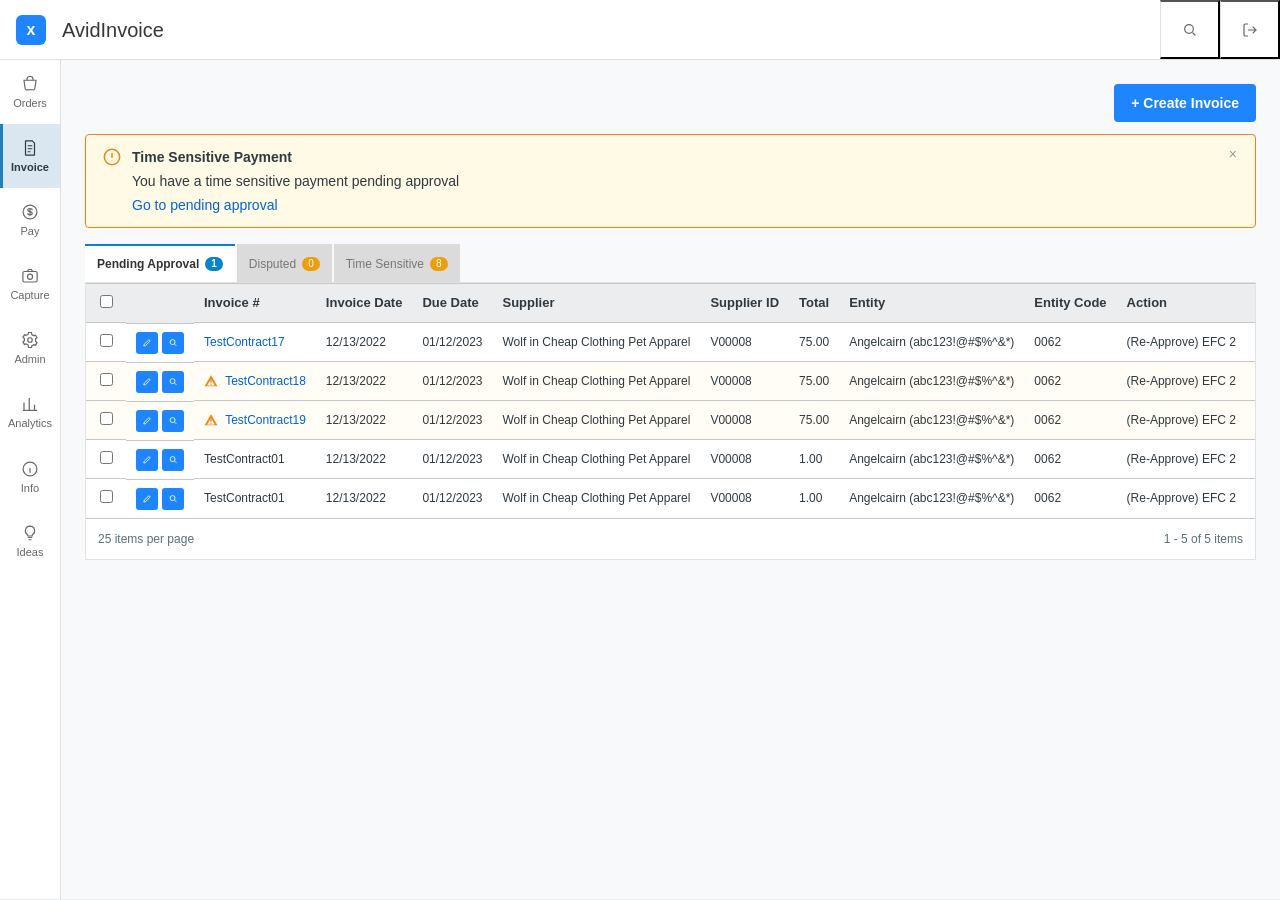
<file: screens/invoice-home.html>
<!DOCTYPE html>
<html lang="en">
<head>
<meta charset="UTF-8" />
<title>Invoice Home - AvidInvoice</title>
<link rel="stylesheet" href="../css/shared.css" />
<style>
  /* Scoped to this "Invoice and pay" flow only — extends shared.css tokens,
     never edits it. */
  .ih-toolbar { display:flex; justify-content:flex-end; margin-bottom:12px; }

  .ih-tabs { display:flex; gap:2px; margin-bottom:0; }
  .ih-tab {
    display:flex; align-items:center; gap:6px; padding:8px 12px;
    font-size:12px; color:#777; background:#dbdbdb; border-top:2px solid transparent;
  }
  .ih-tab.active { background:#fff; color:#333; border-top-color:#0684c9; font-weight:600; }
  .ih-tab .count {
    min-width:16px; padding:2px 6px; border-radius:10px; background:#ec9f0c; color:#fff;
    font-size:10px; text-align:center; line-height:1;
  }
  .ih-tab.active .count { background:#0684c9; }

  .alert-warning {
    display:flex; align-items:flex-start; gap:10px; padding:12px 16px; border-radius:4px;
    margin-bottom:16px; background:#FFFAE6; border:1px solid #F58312; position:relative;
  }
  .alert-warning .aw-icon { width:20px; height:20px; flex-shrink:0; color:#F58312; }
  .alert-warning .aw-title { font-weight:600; font-size:14px; margin:0 0 4px; }
  .alert-warning .aw-body { font-size:14px; margin:0 0 4px; color:var(--color-text-default); }
  .alert-warning .aw-close { position:absolute; top:10px; right:12px; background:none; border:none; color:#8D9AA3; font-size:14px; }

  .ih-table-wrap { background:#fff; border:1px solid var(--border-light); overflow-x:auto; }
  table.ih-table { width:100%; border-collapse:collapse; font-size:12px; white-space:nowrap; }
  table.ih-table th, table.ih-table td { text-align:left; padding:8px 10px; border-top:1px solid var(--border-default); }
  table.ih-table th { background:var(--bg-surface-secondary); font-weight:600; font-size:13px; }
  table.ih-table td.actions-cell { display:flex; gap:4px; }
  table.ih-table td.actions-cell .row-icon-btn {
    width:22px; height:22px; border-radius:3px; background:var(--color-primary-b60); color:#fff;
    display:flex; align-items:center; justify-content:center; border:none;
  }
  table.ih-table td.actions-cell .row-icon-btn svg { width:13px; height:13px; }
  table.ih-table .flag-icon { display:inline-flex; vertical-align:-3px; width:14px; height:14px; color:#F58312; margin-right:4px; }
  table.ih-table tr.flag-row td { background:#FFFDF5; }

  .ih-footer { display:flex; align-items:center; justify-content:space-between; padding:10px 12px; border-top:1px solid var(--border-default); font-size:12px; color:var(--color-text-placeholder); }

  /* Time Sensitive tab content (Figma frame "20") — summary cards + table.
     Scoped locally like the rest of this page; reuses shared.css tokens. */
  .ts-cards { display:flex; gap:24px; align-items:stretch; margin-bottom:20px; }
  .ts-card { background:#fff; border:1px solid #E0E1E1; border-radius:12px; padding:24px; display:flex; flex-direction:column; gap:16px; flex:1; min-width:0; }
  .ts-card.providers { flex:2; }
  .ts-card-header { display:flex; align-items:center; justify-content:space-between; gap:12px; }
  .ts-card-title { font-size:16px; font-weight:600; color:var(--color-text-default); }
  .ts-card-title.subdued { font-size:14px; color:#3E4C56; }
  .ts-card-sub { font-size:12px; font-weight:500; color:#3E4C56; }
  .ts-icon-badge { width:28px; height:28px; border-radius:50%; display:flex; align-items:center; justify-content:center; flex-shrink:0; }
  .ts-icon-badge img { width:14px; height:14px; display:block; }
  .ts-metric-value { font-size:16px; font-weight:600; color:var(--color-text-default); }
  .ts-metric-flag { display:inline-block; background:#FEE2E2; color:#D92D20; font-size:10px; font-weight:500; padding:2px 6px; border-radius:4px; }
  .ts-metric-note { font-size:12px; font-weight:500; color:#007F42; }
  .ts-card-footer { margin-top:auto; }
  .ts-provider-list { display:flex; flex-direction:column; gap:12px; }
  .ts-provider-row { display:flex; align-items:center; justify-content:space-between; gap:12px; }
  .ts-provider-left { display:flex; align-items:center; gap:12px; }
  .ts-provider-logo { width:32px; height:32px; border-radius:6px; background:#F2F4F7; display:flex; align-items:center; justify-content:center; flex-shrink:0; }
  .ts-provider-logo img { width:18px; height:18px; display:block; }
  .ts-provider-name { font-size:14px; font-weight:600; color:var(--color-text-default); white-space:nowrap; }
  .ts-provider-tags { display:flex; gap:8px; flex-shrink:0; }
  .ts-tag { display:inline-block; font-size:11px; font-weight:600; text-transform:uppercase; padding:2px 8px; border-radius:4px; white-space:nowrap; }
  .ts-tag-success { background:#E6F7ED; color:#007F42; }
  .ts-tag-info { background:#EBF5FF; color:#0263D4; }
  .ts-tag-warning { background:#FFFAE6; color:#F58312; }
  .ts-tag-neutral { background:var(--bg-surface-secondary); color:var(--color-text-default); }
  .ts-tag-critical { background:#FEE2E2; color:#D92D20; }

  .ts-table-wrap { background:#fff; border:1px solid var(--border-light); overflow-x:auto; }
  table.ts-table { width:100%; border-collapse:collapse; font-size:13px; white-space:nowrap; }
  table.ts-table th, table.ts-table td { text-align:left; padding:10px 12px; border-top:1px solid var(--border-default); }
  table.ts-table th { background:var(--bg-surface-secondary); font-weight:600; font-size:14px; }
  table.ts-table tr.flag-row td { background:#FFFDF5; }
  table.ts-table td.num { text-align:right; }
  table.ts-table .approved-note { color:var(--color-text-placeholder); font-style:italic; }

  .empty-tab-note { padding:48px 24px; }
</style>
</head>
<body data-app="invoice" data-active-nav="invoice">
<div id="aip-header"></div>
<div class="aip-body">
  <div id="aip-sidenav"></div>
  <main class="aip-content">

    <div class="ih-toolbar">
      <a class="btn btn-primary" href="#" onclick="return false;">+ Create Invoice</a>
    </div>

    <div class="alert-warning">
      <svg class="aw-icon" viewBox="0 0 24 24" fill="none" stroke="currentColor" stroke-width="1.8"><circle cx="12" cy="12" r="9.2"/><path d="M12 7.5v5.5M12 16v.1"/></svg>
      <div>
        <p class="aw-title">Time Sensitive Payment</p>
        <p class="aw-body">You have a time sensitive payment pending approval</p>
        <a href="#time-sensitive" id="goToTimeSensitiveLink">Go to pending approval</a>
      </div>
      <button class="aw-close" onclick="this.closest('.alert-warning').style.display='none'">&times;</button>
    </div>

    <div class="ih-tabs">
      <div class="ih-tab active" data-tab="pending">Pending Approval <span class="count">1</span></div>
      <div class="ih-tab" data-tab="disputed">Disputed <span class="count">0</span></div>
      <div class="ih-tab" data-tab="time-sensitive">Time Sensitive <span class="count" id="timeSensitiveCount">8</span></div>
    </div>

    <div class="stage active" id="stage-pending">
    <div class="ih-table-wrap">
      <table class="ih-table">
        <thead>
          <tr>
            <th><input type="checkbox" /></th>
            <th></th>
            <th>Invoice #</th>
            <th>Invoice Date</th>
            <th>Due Date</th>
            <th>Supplier</th>
            <th>Supplier ID</th>
            <th>Total</th>
            <th>Entity</th>
            <th>Entity Code</th>
            <th>Action</th>
            <th>Days Held</th>
            <th>Ordered By</th>
            <th>Proxy For</th>
            <th>PO Number</th>
          </tr>
        </thead>
        <tbody>
          <!-- Row 1: normal invoice -> "fine" scenario -->
          <tr>
            <td><input type="checkbox" /></td>
            <td class="actions-cell">
              <button class="row-icon-btn" title="Edit"><svg viewBox="0 0 24 24" fill="none" stroke="currentColor" stroke-width="2"><path d="M4 20h4L18.5 9.5a2.1 2.1 0 0 0-3-3L5.5 16Z"/></svg></button>
              <button class="row-icon-btn" title="View"><svg viewBox="0 0 24 24" fill="none" stroke="currentColor" stroke-width="2"><circle cx="11" cy="11" r="6"/><path d="m20 20-4-4"/></svg></button>
            </td>
            <td><a href="invoice-detail.html?scenario=fine">TestContract17</a></td>
            <td>12/13/2022</td>
            <td>01/12/2023</td>
            <td>Wolf in Cheap Clothing Pet Apparel</td>
            <td>V00008</td>
            <td>75.00</td>
            <td>Angelcairn (abc123!@#$%^&amp;*)</td>
            <td>0062</td>
            <td>(Re-Approve) EFC 2</td>
            <td>10</td>
            <td>&nbsp;</td>
            <td>&nbsp;</td>
            <td>&nbsp;</td>
          </tr>
          <!-- Row 2: flagged -> "anomaly" scenario -->
          <tr class="flag-row">
            <td><input type="checkbox" /></td>
            <td class="actions-cell">
              <button class="row-icon-btn" title="Edit"><svg viewBox="0 0 24 24" fill="none" stroke="currentColor" stroke-width="2"><path d="M4 20h4L18.5 9.5a2.1 2.1 0 0 0-3-3L5.5 16Z"/></svg></button>
              <button class="row-icon-btn" title="View"><svg viewBox="0 0 24 24" fill="none" stroke="currentColor" stroke-width="2"><circle cx="11" cy="11" r="6"/><path d="m20 20-4-4"/></svg></button>
            </td>
            <td>
              <svg class="flag-icon" viewBox="0 0 24 24" fill="currentColor"><path d="M12 2 1 21h22L12 2Zm0 6.5 6.5 11h-13L12 8.5ZM11 10h2v5h-2v-5Zm0 6.5h2v2h-2v-2Z"/></svg>
              <a href="invoice-detail.html?scenario=anomaly">TestContract18</a>
            </td>
            <td>12/13/2022</td>
            <td>01/12/2023</td>
            <td>Wolf in Cheap Clothing Pet Apparel</td>
            <td>V00008</td>
            <td>75.00</td>
            <td>Angelcairn (abc123!@#$%^&amp;*)</td>
            <td>0062</td>
            <td>(Re-Approve) EFC 2</td>
            <td>10</td>
            <td>&nbsp;</td>
            <td>&nbsp;</td>
            <td>&nbsp;</td>
          </tr>
          <!-- Row 3: flagged -> "no-stp" scenario -->
          <tr class="flag-row">
            <td><input type="checkbox" /></td>
            <td class="actions-cell">
              <button class="row-icon-btn" title="Edit"><svg viewBox="0 0 24 24" fill="none" stroke="currentColor" stroke-width="2"><path d="M4 20h4L18.5 9.5a2.1 2.1 0 0 0-3-3L5.5 16Z"/></svg></button>
              <button class="row-icon-btn" title="View"><svg viewBox="0 0 24 24" fill="none" stroke="currentColor" stroke-width="2"><circle cx="11" cy="11" r="6"/><path d="m20 20-4-4"/></svg></button>
            </td>
            <td>
              <svg class="flag-icon" viewBox="0 0 24 24" fill="currentColor"><path d="M12 2 1 21h22L12 2Zm0 6.5 6.5 11h-13L12 8.5ZM11 10h2v5h-2v-5Zm0 6.5h2v2h-2v-2Z"/></svg>
              <a href="invoice-detail.html?scenario=no-stp">TestContract19</a>
            </td>
            <td>12/13/2022</td>
            <td>01/12/2023</td>
            <td>Wolf in Cheap Clothing Pet Apparel</td>
            <td>V00008</td>
            <td>75.00</td>
            <td>Angelcairn (abc123!@#$%^&amp;*)</td>
            <td>0062</td>
            <td>(Re-Approve) EFC 2</td>
            <td>10</td>
            <td>&nbsp;</td>
            <td>&nbsp;</td>
            <td>&nbsp;</td>
          </tr>
          <!-- Remaining rows: same placeholder data as the Figma source, not wired to a scenario -->
          <tr>
            <td><input type="checkbox" /></td>
            <td class="actions-cell">
              <button class="row-icon-btn" title="Edit"><svg viewBox="0 0 24 24" fill="none" stroke="currentColor" stroke-width="2"><path d="M4 20h4L18.5 9.5a2.1 2.1 0 0 0-3-3L5.5 16Z"/></svg></button>
              <button class="row-icon-btn" title="View"><svg viewBox="0 0 24 24" fill="none" stroke="currentColor" stroke-width="2"><circle cx="11" cy="11" r="6"/><path d="m20 20-4-4"/></svg></button>
            </td>
            <td>TestContract01</td>
            <td>12/13/2022</td>
            <td>01/12/2023</td>
            <td>Wolf in Cheap Clothing Pet Apparel</td>
            <td>V00008</td>
            <td>1.00</td>
            <td>Angelcairn (abc123!@#$%^&amp;*)</td>
            <td>0062</td>
            <td>(Re-Approve) EFC 2</td>
            <td>10</td>
            <td>&nbsp;</td>
            <td>&nbsp;</td>
            <td>&nbsp;</td>
          </tr>
          <tr>
            <td><input type="checkbox" /></td>
            <td class="actions-cell">
              <button class="row-icon-btn" title="Edit"><svg viewBox="0 0 24 24" fill="none" stroke="currentColor" stroke-width="2"><path d="M4 20h4L18.5 9.5a2.1 2.1 0 0 0-3-3L5.5 16Z"/></svg></button>
              <button class="row-icon-btn" title="View"><svg viewBox="0 0 24 24" fill="none" stroke="currentColor" stroke-width="2"><circle cx="11" cy="11" r="6"/><path d="m20 20-4-4"/></svg></button>
            </td>
            <td>TestContract01</td>
            <td>12/13/2022</td>
            <td>01/12/2023</td>
            <td>Wolf in Cheap Clothing Pet Apparel</td>
            <td>V00008</td>
            <td>1.00</td>
            <td>Angelcairn (abc123!@#$%^&amp;*)</td>
            <td>0062</td>
            <td>(Re-Approve) EFC 2</td>
            <td>10</td>
            <td>&nbsp;</td>
            <td>&nbsp;</td>
            <td>&nbsp;</td>
          </tr>
        </tbody>
      </table>
      <div class="ih-footer">
        <span>25 items per page</span>
        <span>1 - 5 of 5 items</span>
      </div>
    </div>
    </div>

    <div class="stage" id="stage-disputed">
      <div class="empty-state empty-tab-note">
        <h3>No disputed invoices</h3>
        <p>Invoices you've disputed with a supplier will show up here.</p>
      </div>
    </div>

    <div class="stage" id="stage-time-sensitive">
      <div class="ts-cards">
        <div class="ts-card providers">
          <div class="ts-card-header">
            <div style="display:flex; align-items:center; gap:12px;">
              <span class="ts-card-title">Providers</span>
              <span class="ts-card-sub">3 Connected</span>
            </div>
            <a href="#" class="btn-tertiary" onclick="return false;">Manage</a>
          </div>
          <div class="ts-provider-list">
            <div class="ts-provider-row">
              <div class="ts-provider-left">
                <span class="ts-provider-logo"><img src="../assets/invoice-pay/icons/bolt.svg" alt="" /></span>
                <span class="ts-provider-name">Duke Energy</span>
              </div>
              <div class="ts-provider-tags">
                <span class="ts-tag ts-tag-success">Priority Payments</span>
                <span class="ts-tag ts-tag-info">Connected Bill Retrieval</span>
              </div>
            </div>
            <div class="ts-provider-row">
              <div class="ts-provider-left">
                <span class="ts-provider-logo"><img src="../assets/invoice-pay/icons/droplet.svg" alt="" /></span>
                <span class="ts-provider-name">Dominion Water</span>
              </div>
              <div class="ts-provider-tags">
                <span class="ts-tag ts-tag-info">Connected Bill Retrieval</span>
              </div>
            </div>
            <div class="ts-provider-row">
              <div class="ts-provider-left">
                <span class="ts-provider-logo"><img src="../assets/invoice-pay/icons/globe.svg" alt="" /></span>
                <span class="ts-provider-name">Charter Netter</span>
              </div>
              <div class="ts-provider-tags">
                <span class="ts-tag ts-tag-info">Connected Bill Retrieval</span>
              </div>
            </div>
          </div>
        </div>

        <div class="ts-card">
          <div class="ts-card-header">
            <span class="ts-card-title subdued">Pending Approval</span>
            <span class="ts-icon-badge" style="background:#fef3c7;"><img src="../assets/invoice-pay/icons/clock.svg" alt="" /></span>
          </div>
          <div class="ts-metric-value">18</div>
          <div><span class="ts-metric-flag">3 CLOSE TO PAY DATE</span></div>
          <div class="ts-card-footer"><a class="btn btn-secondary" href="#time-sensitive" onclick="return false;" style="width:100%;">Review Pending</a></div>
        </div>

        <div class="ts-card">
          <div class="ts-card-header">
            <span class="ts-card-title subdued">Payment Queue</span>
            <span class="ts-icon-badge" style="background:#ecfdf5;"><img src="../assets/invoice-pay/icons/credit-card.svg" alt="" /></span>
          </div>
          <div class="ts-metric-value">24</div>
          <div class="ts-card-footer"><a class="btn btn-secondary" href="pay-home.html" style="width:100%;">View Payment Queue</a></div>
        </div>

        <div class="ts-card">
          <div class="ts-card-header">
            <span class="ts-card-title subdued">Bills on auto payment</span>
            <span class="ts-icon-badge" style="background:#eff8ff;"><img src="../assets/invoice-pay/icons/file-text.svg" alt="" /></span>
          </div>
          <div class="ts-metric-value">24</div>
          <div class="ts-metric-note">10324 hours saved</div>
          <div class="ts-card-footer"><a class="btn btn-secondary" href="#" onclick="return false;" style="width:100%;">View All</a></div>
        </div>
      </div>

      <div class="ts-table-wrap">
        <table class="ts-table">
          <thead>
            <tr>
              <th><input type="checkbox" /></th>
              <th></th>
              <th>Provider</th>
              <th>Provider Account</th>
              <th>Invoice Date</th>
              <th>Due Date</th>
              <th>Property</th>
              <th class="num">Amount Due</th>
              <th class="num">Payment Amount</th>
              <th>Stage</th>
              <th>Action</th>
            </tr>
          </thead>
          <tbody>
            <tr class="flag-row" id="ts-row-1">
              <td><input type="checkbox" /></td>
              <td><svg class="flag-icon" viewBox="0 0 24 24" fill="currentColor"><path d="M12 2 1 21h22L12 2Zm0 6.5 6.5 11h-13L12 8.5ZM11 10h2v5h-2v-5Zm0 6.5h2v2h-2v-2Z"/></svg></td>
              <td>Comcast</td>
              <td>123456789012</td>
              <td>05/09/2026</td>
              <td>05/30/2026</td>
              <td>Mountain Land Condo</td>
              <td class="num">6944.00</td>
              <td class="num">&ndash;</td>
              <td id="ts-row1-stage"><span class="ts-tag ts-tag-warning">Needs Approval</span></td>
              <td id="ts-row1-action"><a href="invoice-detail.html?scenario=no-stp&amp;return=row1">Approve Invoice</a></td>
            </tr>
            <tr id="ts-row-2">
              <td><input type="checkbox" /></td>
              <td></td>
              <td>Comcast</td>
              <td>789012123456</td>
              <td>05/09/2026</td>
              <td>05/30/2026</td>
              <td>Uptown Apartments</td>
              <td class="num">2323.44</td>
              <td class="num">&ndash;</td>
              <td><span class="ts-tag ts-tag-info">Invoice Received</span></td>
              <td><a href="invoice-detail.html?scenario=fine&amp;return=20">View Invoice</a></td>
            </tr>
            <tr class="flag-row" id="ts-row-3">
              <td><input type="checkbox" /></td>
              <td><svg class="flag-icon" viewBox="0 0 24 24" fill="currentColor"><path d="M12 2 1 21h22L12 2Zm0 6.5 6.5 11h-13L12 8.5ZM11 10h2v5h-2v-5Zm0 6.5h2v2h-2v-2Z"/></svg></td>
              <td>Comcast</td>
              <td>012123423412</td>
              <td>05/09/2026</td>
              <td>05/30/2026</td>
              <td>Autumm Leaves Place</td>
              <td class="num">524.22</td>
              <td class="num">&ndash;</td>
              <td id="ts-row3-stage"><span class="ts-tag ts-tag-warning">Needs Approval</span></td>
              <td id="ts-row3-action"><a href="invoice-detail.html?scenario=anomaly&amp;return=row3">Approve Invoice</a></td>
            </tr>
            <tr>
              <td><input type="checkbox" /></td>
              <td></td>
              <td>Charlotte Water</td>
              <td>1234567-890123</td>
              <td>05/09/2026</td>
              <td>05/30/2026</td>
              <td>Urban Haven</td>
              <td class="num">5532.55</td>
              <td class="num">5532.55</td>
              <td><span class="ts-tag ts-tag-neutral">Payment Queue</span></td>
              <td><a href="pay-home.html">View Payment</a></td>
            </tr>
            <tr>
              <td><input type="checkbox" /></td>
              <td></td>
              <td>Charlotte Water</td>
              <td>890123-890123</td>
              <td>05/09/2026</td>
              <td>05/30/2026</td>
              <td>Cassidy Lane</td>
              <td class="num">6944.00</td>
              <td class="num">6944.00</td>
              <td><span class="ts-tag ts-tag-neutral">Processing Pay</span></td>
              <td><a href="pay-home.html">View Payment</a></td>
            </tr>
            <tr>
              <td><input type="checkbox" /></td>
              <td></td>
              <td>Ace Disposal</td>
              <td>123234-22211</td>
              <td>05/09/2026</td>
              <td>05/30/2026</td>
              <td>Modern Perch</td>
              <td class="num">524.22</td>
              <td class="num">250.22</td>
              <td><span class="ts-tag ts-tag-success">Paid</span></td>
              <td><a href="pay-home.html">View Payment</a></td>
            </tr>
            <tr class="flag-row">
              <td><input type="checkbox" /></td>
              <td><svg class="flag-icon" viewBox="0 0 24 24" fill="currentColor"><path d="M12 2 1 21h22L12 2Zm0 6.5 6.5 11h-13L12 8.5ZM11 10h2v5h-2v-5Zm0 6.5h2v2h-2v-2Z"/></svg></td>
              <td>Ace Disposal</td>
              <td>334242</td>
              <td>05/09/2026</td>
              <td>05/30/2026</td>
              <td>The Lofts</td>
              <td class="num">6944.00</td>
              <td class="num">6944.00</td>
              <td><span class="ts-tag ts-tag-critical">Failed Approval</span></td>
              <td><a href="#" onclick="return false;">Resolve</a></td>
            </tr>
            <tr class="flag-row">
              <td><input type="checkbox" /></td>
              <td><svg class="flag-icon" viewBox="0 0 24 24" fill="currentColor"><path d="M12 2 1 21h22L12 2Zm0 6.5 6.5 11h-13L12 8.5ZM11 10h2v5h-2v-5Zm0 6.5h2v2h-2v-2Z"/></svg></td>
              <td>Ace Disposal</td>
              <td>1103109</td>
              <td>05/09/2026</td>
              <td>05/30/2026</td>
              <td>The Hendrix</td>
              <td class="num">2323.44</td>
              <td class="num">2323.44</td>
              <td><span class="ts-tag ts-tag-critical">Failed Payment</span></td>
              <td><a href="#" onclick="return false;">Resolve</a></td>
            </tr>
          </tbody>
        </table>
      </div>
    </div>

  </main>
</div>
<script src="../js/chrome-invoice.js"></script>
<script>
  (function () {
    // Tab strip <-> stage panel switching. Only "Time Sensitive" has real
    // content wired up for this flow; "Disputed" is a placeholder empty state.
    var tabEls = Array.prototype.slice.call(document.querySelectorAll('.ih-tab'));
    var stages = {
      pending: document.getElementById('stage-pending'),
      disputed: document.getElementById('stage-disputed'),
      'time-sensitive': document.getElementById('stage-time-sensitive')
    };

    function activate(tabKey) {
      if (!stages[tabKey]) tabKey = 'pending';
      tabEls.forEach(function (el) {
        el.classList.toggle('active', el.getAttribute('data-tab') === tabKey);
      });
      Object.keys(stages).forEach(function (key) {
        stages[key].classList.toggle('active', key === tabKey);
      });
    }

    tabEls.forEach(function (el) {
      el.addEventListener('click', function () {
        activate(el.getAttribute('data-tab'));
      });
    });

    // Row 1 / Row 3 approval state, set by invoice-detail.html's "Got it!"
    // confirmation after approving a time-sensitive invoice. Persisted in
    // localStorage (simplest reliable option for a static prototype - no
    // query string round-trip needed, survives the invoice-detail.html hop).
    //
    // Per the designer's frame-by-frame spec: after approving the FIRST
    // invoice, "View Payment" jumps straight into the payment's detail panel
    // (frame 21.2 -> 24 directly). Once BOTH invoices are approved, "View
    // Payment" instead lands on the plain batches list first (frame 22.2 ->
    // 23), requiring one more click to open a payment's detail - matching
    // pay-home.html's own row-click-to-open-panel behavior.
    var row1Approved = localStorage.getItem('tsRow1Approved') === '1';
    var row3Approved = localStorage.getItem('tsRow3Approved') === '1';
    var bothApproved = row1Approved && row3Approved;
    var paymentLink = bothApproved ? 'pay-home.html' : 'pay-home.html?open=1';

    function markApproved(rowNum) {
      var actionCell = document.getElementById('ts-row' + rowNum + '-action');
      var stageCell = document.getElementById('ts-row' + rowNum + '-stage');
      var row = document.getElementById('ts-row-' + rowNum);
      if (stageCell) stageCell.innerHTML = '<span class="ts-tag ts-tag-neutral">Payment Queue</span>';
      if (actionCell) actionCell.innerHTML = '<a href="' + paymentLink + '">View Payment</a>';
      if (row) row.classList.remove('flag-row');
    }

    if (row1Approved) markApproved(1);
    if (row3Approved) markApproved(3);

    // Land on the Time Sensitive tab when linked to with #time-sensitive
    // (used by the "Go to pending approval" banner link on this page, and by
    // the "Got it!" confirmation on invoice-detail.html).
    function syncFromHash() {
      activate(location.hash === '#time-sensitive' ? 'time-sensitive' : 'pending');
    }
    window.addEventListener('hashchange', syncFromHash);
    if (location.hash === '#time-sensitive') syncFromHash();
  })();
</script>
</body>
</html>
</file>
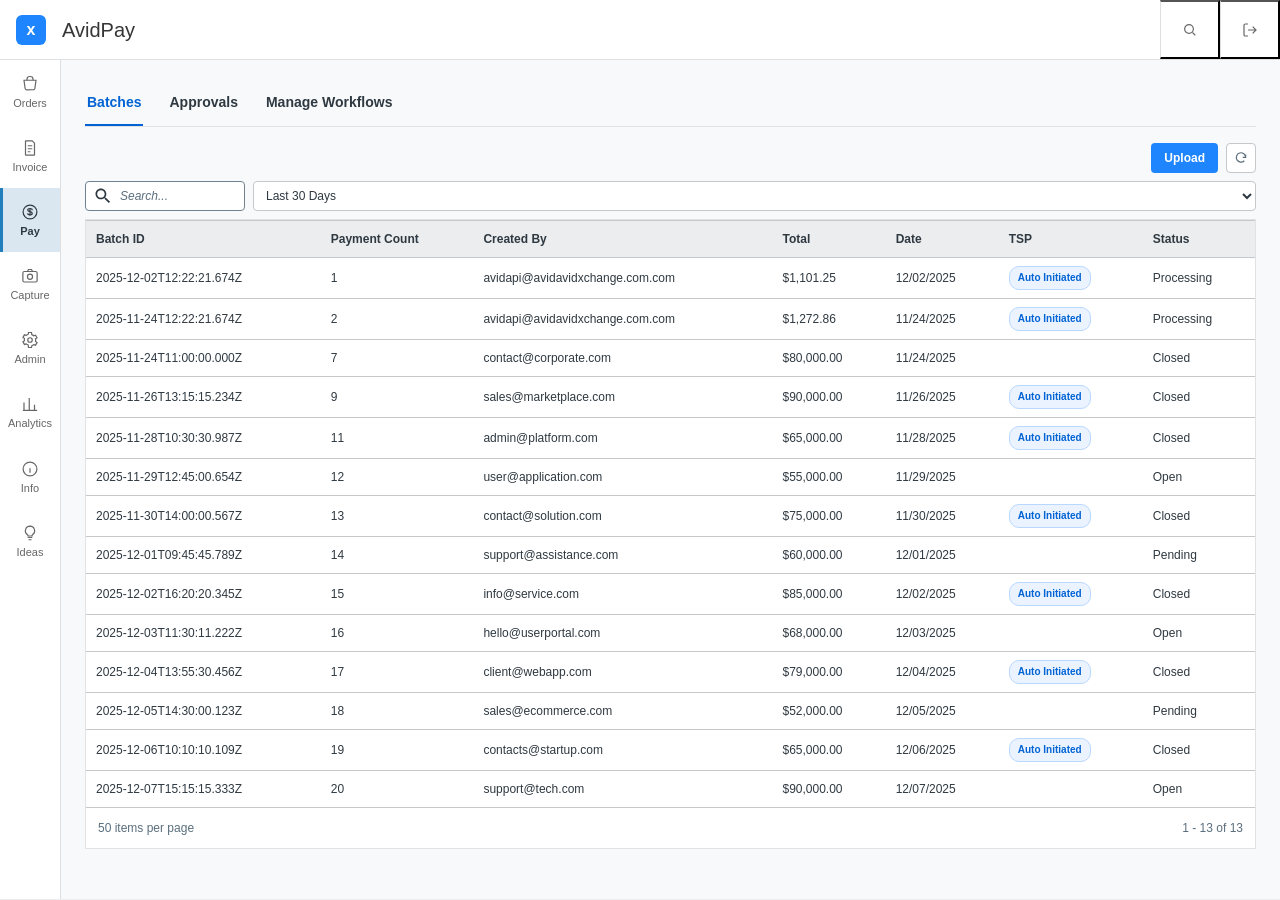
<file: screens/pay-home.html>
<!DOCTYPE html>
<html lang="en">
<head>
<meta charset="UTF-8" />
<title>Pay Home - AvidPay</title>
<link rel="stylesheet" href="../css/shared.css" />
<link rel="stylesheet" href="../css/tasks.css" />
<style>
  /* Scoped to this "Invoice and pay" flow only — extends shared.css tokens,
     never edits it. */
  .ph-tabs { display:flex; gap:24px; border-bottom:1px solid var(--border-light); margin-bottom:16px; }
  .ph-tabs .tab { padding:8px 2px 12px; font-size:14px; color:var(--color-text-default); border-bottom:2px solid transparent; font-weight:600; }
  .ph-tabs .tab.active { color:var(--color-link); border-bottom-color:var(--color-link); }

  .ph-toolbar { display:flex; justify-content:flex-end; align-items:center; gap:8px; margin-bottom:8px; }
  .ph-toolbar .btn { height:30px; font-size:12px; padding:0 12px; }
  .ph-toolbar .icon-btn { width:30px; height:30px; border:1px solid var(--border-default); border-radius:4px; background:#fff; display:flex; align-items:center; justify-content:center; }
  .ph-toolbar .icon-btn svg { width:14px; height:14px; color:var(--color-text-placeholder); }

  .ph-filters { display:flex; justify-content:flex-end; gap:8px; margin-bottom:8px; }
  .ph-filters .search-input-wrap input { height:30px; font-size:12px; width:160px; }
  .ph-filters select { height:30px; font-size:12px; border:1px solid var(--border-default); border-radius:4px; }

  .ph-table-wrap { background:#fff; border:1px solid var(--border-light); }
  table.ph-table { width:100%; border-collapse:collapse; font-size:12px; }
  table.ph-table th, table.ph-table td { text-align:left; padding:8px 10px; border-top:1px solid var(--border-default); white-space:nowrap; }
  table.ph-table th { background:var(--bg-surface-secondary); font-weight:600; font-size:12px; }
  .chip-auto { display:inline-block; font-size:10px; font-weight:600; color:var(--color-link); background:#EAF3FF; border:1px solid #B9D8FF; border-radius:10px; padding:1px 8px; }

  .ph-footer { display:flex; align-items:center; justify-content:space-between; padding:10px 12px; border-top:1px solid var(--border-default); font-size:12px; color:var(--color-text-placeholder); }

  /* ---- Frame 23 -> 24: click a batch row to reveal its payment detail ----
     In-page state only (no navigation): toggling .selected on the clicked
     row and .open on the detail panel, per the .stage/.stage.active pattern
     documented in shared.css. Reproduced from Figma node 7056:41540 ("24"),
     simplified per spec to: status tags, the invoice-level Payment Detail
     table, Download link, and a History section. */
  .ph-split { display:flex; align-items:flex-start; gap:16px; }
  .ph-split .ph-table-wrap { flex: 1 1 auto; min-width:0; transition: flex-basis .15s ease; }
  .ph-split.has-selection .ph-table-wrap { flex: 0 0 420px; max-width:420px; }

  table.ph-table tbody tr { cursor:pointer; }
  table.ph-table tbody tr:hover td { background:#F4F9FE; }
  table.ph-table tbody tr.selected td { background:#0681CB; color:#fff; }
  table.ph-table tbody tr.selected .chip-auto { background:#fff; color:#0681CB; border-color:#fff; }

  .detail-panel { display:none; flex:1 1 auto; min-width:0; background:#fff; border:1px solid var(--border-light); align-self:stretch; }
  .detail-panel.open { display:block; }

  .dp-toolbar { display:flex; gap:8px; align-items:center; flex-wrap:wrap; padding:12px 16px; border-bottom:1px solid var(--border-light); }
  .dp-tag { display:inline-flex; align-items:center; gap:6px; font-size:12px; font-weight:600; padding:4px 10px; border-radius:4px; border:1px solid transparent; white-space:nowrap; }
  .dp-tag-sensitive { background:#fff; border-color:#C77DD9; color:#8A2BA8; }
  .dp-tag-success { background:#E9F7EF; border-color:#B7E4C7; color:#1E6B3C; }
  .dp-tag-success::before { content:"\2713"; }
  .dp-tag-info { background:#FBF1FF; border-color:#680E7E; color:#680E7E; }
  .dp-tag-info::before { content:"\24D8"; }

  .dp-body { padding:16px; }
  .dp-section-title { display:flex; align-items:center; gap:6px; font-size:12px; font-weight:700; color:var(--color-text-default); margin:0 0 8px; cursor:pointer; user-select:none; }
  .dp-section-title .chev { display:inline-block; transition: transform .12s ease; font-size:10px; }
  .dp-section-title.collapsed .chev { transform: rotate(-90deg); }
  .dp-section-body { margin-bottom:20px; }
  .dp-section-body.collapsed { display:none; }

  table.dp-table { width:100%; border-collapse:collapse; font-size:12px; border:1px solid var(--border-light); }
  table.dp-table th, table.dp-table td { text-align:left; padding:8px 10px; border-top:1px solid var(--border-default); border-right:1px solid var(--border-light); white-space:nowrap; }
  table.dp-table th { background:var(--bg-surface-secondary); font-weight:700; }
  table.dp-table th:last-child, table.dp-table td:last-child { border-right:none; }

  .dp-download { color:#5F5DD9; font-weight:700; }
  .dp-history-empty { font-size:12px; color:var(--color-text-placeholder); margin:0; }
</style>
</head>
<body data-app="pay" data-active-nav="pay">
<div id="aip-header"></div>
<div class="aip-body">
  <div id="aip-sidenav"></div>
  <main class="aip-content">

    <div class="ph-tabs">
      <div class="tab active">Batches</div>
      <div class="tab">Approvals</div>
      <div class="tab">Manage Workflows</div>
    </div>

    <div class="ph-toolbar">
      <button class="btn btn-primary" onclick="return false;">Upload</button>
      <button class="icon-btn" title="Refresh">
        <svg viewBox="0 0 24 24" fill="none" stroke="currentColor" stroke-width="2"><path d="M20 11a8 8 0 1 0-2.3 5.7M20 6v5h-5"/></svg>
      </button>
    </div>

    <div class="ph-filters">
      <div class="search-input-wrap">
        <img src="../assets/icons/search.svg" alt="" />
        <input type="search" placeholder="Search..." />
      </div>
      <select><option>Last 30 Days</option></select>
    </div>

    <div class="ph-split" id="phSplit">
      <div class="ph-table-wrap">
        <table class="ph-table">
          <thead>
            <tr>
              <th>Batch ID</th>
              <th>Payment Count</th>
              <th>Created By</th>
              <th>Total</th>
              <th>Date</th>
              <th>TSP</th>
              <th>Status</th>
            </tr>
          </thead>
          <tbody id="phTableBody">
            <tr onclick="selectBatch(this)"><td>2025-12-02T12:22:21.674Z</td><td>1</td><td>avidapi@avidavidxchange.com.com</td><td>$1,101.25</td><td>12/02/2025</td><td><span class="chip-auto">Auto Initiated</span></td><td>Processing</td></tr>
            <tr onclick="selectBatch(this)"><td>2025-11-24T12:22:21.674Z</td><td>2</td><td>avidapi@avidavidxchange.com.com</td><td>$1,272.86</td><td>11/24/2025</td><td><span class="chip-auto">Auto Initiated</span></td><td>Processing</td></tr>
            <tr onclick="selectBatch(this)"><td>2025-11-24T11:00:00.000Z</td><td>7</td><td>contact@corporate.com</td><td>$80,000.00</td><td>11/24/2025</td><td></td><td>Closed</td></tr>
            <tr onclick="selectBatch(this)"><td>2025-11-26T13:15:15.234Z</td><td>9</td><td>sales@marketplace.com</td><td>$90,000.00</td><td>11/26/2025</td><td><span class="chip-auto">Auto Initiated</span></td><td>Closed</td></tr>
            <tr onclick="selectBatch(this)"><td>2025-11-28T10:30:30.987Z</td><td>11</td><td>admin@platform.com</td><td>$65,000.00</td><td>11/28/2025</td><td><span class="chip-auto">Auto Initiated</span></td><td>Closed</td></tr>
            <tr onclick="selectBatch(this)"><td>2025-11-29T12:45:00.654Z</td><td>12</td><td>user@application.com</td><td>$55,000.00</td><td>11/29/2025</td><td></td><td>Open</td></tr>
            <tr onclick="selectBatch(this)"><td>2025-11-30T14:00:00.567Z</td><td>13</td><td>contact@solution.com</td><td>$75,000.00</td><td>11/30/2025</td><td><span class="chip-auto">Auto Initiated</span></td><td>Closed</td></tr>
            <tr onclick="selectBatch(this)"><td>2025-12-01T09:45:45.789Z</td><td>14</td><td>support@assistance.com</td><td>$60,000.00</td><td>12/01/2025</td><td></td><td>Pending</td></tr>
            <tr onclick="selectBatch(this)"><td>2025-12-02T16:20:20.345Z</td><td>15</td><td>info@service.com</td><td>$85,000.00</td><td>12/02/2025</td><td><span class="chip-auto">Auto Initiated</span></td><td>Closed</td></tr>
            <tr onclick="selectBatch(this)"><td>2025-12-03T11:30:11.222Z</td><td>16</td><td>hello@userportal.com</td><td>$68,000.00</td><td>12/03/2025</td><td></td><td>Open</td></tr>
            <tr onclick="selectBatch(this)"><td>2025-12-04T13:55:30.456Z</td><td>17</td><td>client@webapp.com</td><td>$79,000.00</td><td>12/04/2025</td><td><span class="chip-auto">Auto Initiated</span></td><td>Closed</td></tr>
            <tr onclick="selectBatch(this)"><td>2025-12-05T14:30:00.123Z</td><td>18</td><td>sales@ecommerce.com</td><td>$52,000.00</td><td>12/05/2025</td><td></td><td>Pending</td></tr>
            <tr onclick="selectBatch(this)"><td>2025-12-06T10:10:10.109Z</td><td>19</td><td>contacts@startup.com</td><td>$65,000.00</td><td>12/06/2025</td><td><span class="chip-auto">Auto Initiated</span></td><td>Closed</td></tr>
            <tr onclick="selectBatch(this)"><td>2025-12-07T15:15:15.333Z</td><td>20</td><td>support@tech.com</td><td>$90,000.00</td><td>12/07/2025</td><td></td><td>Open</td></tr>
          </tbody>
        </table>
        <div class="ph-footer">
          <span>50 items per page</span>
          <span>1 - 13 of 13</span>
        </div>
      </div>

      <!-- Frame 24 (node 7056:41540): payment detail for the selected batch.
           Hidden until a row is clicked; content is populated by selectBatch(). -->
      <div class="detail-panel" id="detailPanel">
        <div class="dp-toolbar" id="dpTags"></div>
        <div class="dp-body">
          <div class="dp-section-title" onclick="toggleSection('dpPaymentDetail')"><span class="chev">&#9662;</span> Payment Detail</div>
          <div class="dp-section-body" id="dpPaymentDetail">
            <table class="dp-table">
              <thead>
                <tr>
                  <th>Invoice Number</th>
                  <th>Invoice Date</th>
                  <th>Invoice Amount</th>
                  <th>Discount Amount</th>
                  <th>Payment Status</th>
                  <th>Payment ID</th>
                </tr>
              </thead>
              <tbody>
                <tr id="dpRow"><td></td><td></td><td></td><td></td><td></td><td></td></tr>
              </tbody>
            </table>
            <div class="mt-24"><a href="#" class="dp-download" onclick="return false;">Download proof of payment</a></div>
          </div>
          <div class="dp-section-title collapsed" onclick="toggleSection('dpHistory')"><span class="chev">&#9662;</span> History</div>
          <div class="dp-section-body collapsed" id="dpHistory">
            <p class="dp-history-empty">No history events recorded for this batch yet.</p>
          </div>
        </div>
      </div>
    </div>

  </main>
</div>
<script src="../js/chrome-invoice.js"></script>
<script>
  // Frame 23 -> 24: clicking a Batches row selects it and reveals its
  // payment detail panel, in-page (no navigation). Per-row invoice-level
  // fields below stand in for the batch's real payment breakdown so the
  // panel content plausibly varies row to row, matching Figma node
  // 7056:41540 ("24") - Invoice Number / Invoice Date / Invoice Amount /
  // Discount Amount / Payment Status / Payment ID, plus the Download link
  // and History section.
  var BATCH_DETAILS = [
    { invoiceNumber: 'CD_001204593', invoiceDate: '12/02/2025', discountAmount: '$0.00',    paymentId: '187277078' },
    { invoiceNumber: 'CD_001204601', invoiceDate: '11/24/2025', discountAmount: '$0.00',    paymentId: '187277092' },
    { invoiceNumber: 'CD_001198342', invoiceDate: '11/20/2025', discountAmount: '$400.00',  paymentId: '187265114' },
    { invoiceNumber: 'CD_001199981', invoiceDate: '11/23/2025', discountAmount: '$0.00',    paymentId: '187268850' },
    { invoiceNumber: 'CD_001200456', invoiceDate: '11/26/2025', discountAmount: '$650.00',  paymentId: '187271203' },
    { invoiceNumber: 'CD_001201122', invoiceDate: '11/28/2025', discountAmount: '$0.00',    paymentId: '187273319' },
    { invoiceNumber: 'CD_001201897', invoiceDate: '11/29/2025', discountAmount: '$0.00',    paymentId: '187274502' },
    { invoiceNumber: 'CD_001202340', invoiceDate: '11/30/2025', discountAmount: '$0.00',    paymentId: '187275140' },
    { invoiceNumber: 'CD_001202901', invoiceDate: '12/01/2025', discountAmount: '$850.00',  paymentId: '187276018' },
    { invoiceNumber: 'CD_001203355', invoiceDate: '12/02/2025', discountAmount: '$0.00',    paymentId: '187276645' },
    { invoiceNumber: 'CD_001203802', invoiceDate: '12/03/2025', discountAmount: '$0.00',    paymentId: '187277208' },
    { invoiceNumber: 'CD_001204118', invoiceDate: '12/04/2025', discountAmount: '$0.00',    paymentId: '187277510' },
    { invoiceNumber: 'CD_001204901', invoiceDate: '12/05/2025', discountAmount: '$0.00',    paymentId: '187277940' }
  ];

  var STATUS_TO_PAYMENT_STATUS = {
    'Processing': 'Pending',
    'Closed': 'Cleared',
    'Open': 'Open',
    'Pending': 'Pending'
  };

  var TAG_HTML = {
    sensitive: '<span class="dp-tag dp-tag-sensitive">Time Sensitive</span>',
    paidOnTime: '<span class="dp-tag dp-tag-success">Paid on time</span>',
    noLateFees: '<span class="dp-tag dp-tag-success">No late fees</span>',
    adjusted: '<span class="dp-tag dp-tag-info">Adjusted Amount</span>'
  };

  function tagsForStatus(status) {
    if (status === 'Closed') return TAG_HTML.paidOnTime + TAG_HTML.noLateFees;
    if (status === 'Open' || status === 'Pending') return TAG_HTML.sensitive + TAG_HTML.adjusted;
    return TAG_HTML.sensitive; // Processing
  }

  function selectBatch(row) {
    var rows = Array.prototype.slice.call(document.getElementById('phTableBody').rows);
    rows.forEach(function (r) { r.classList.remove('selected'); });
    row.classList.add('selected');

    var idx = rows.indexOf(row);
    var detail = BATCH_DETAILS[idx] || BATCH_DETAILS[0];
    var total = row.cells[3].textContent.trim();
    var status = row.cells[6].textContent.trim();

    document.getElementById('dpTags').innerHTML = tagsForStatus(status);

    var dpRow = document.getElementById('dpRow');
    dpRow.cells[0].textContent = detail.invoiceNumber;
    dpRow.cells[1].textContent = detail.invoiceDate;
    dpRow.cells[2].textContent = total;
    dpRow.cells[3].textContent = detail.discountAmount;
    dpRow.cells[4].textContent = STATUS_TO_PAYMENT_STATUS[status] || status;
    dpRow.cells[5].textContent = detail.paymentId;

    document.getElementById('detailPanel').classList.add('open');
    document.getElementById('phSplit').classList.add('has-selection');
  }

  function toggleSection(bodyId) {
    var body = document.getElementById(bodyId);
    var title = body.previousElementSibling;
    body.classList.toggle('collapsed');
    title.classList.toggle('collapsed');
  }

  // "?open=1" (linked from invoice-home.html after approving the FIRST of
  // the two time-sensitive invoices) lands straight on the top batch's
  // detail panel already open - Figma frame "24" directly, skipping the
  // plain batches-list state ("23"). Approving both invoices instead links
  // here without the param, landing on frame 23's plain list.
  // Usability-task mode (see /task-4.html). Task 4 has no single terminal
  // action - success is "found and opened a payment" - so wrap selectBatch
  // (onclick="selectBatch(this)" looks it up by name at call time, so this
  // reassignment is picked up whether the panel is opened by a row click or
  // by the ?open=1 auto-select below) to reveal a "Mark Task Complete"
  // control once any payment detail panel is open. Must run before the
  // ?open=1 check below so that auto-selected row also shows the control.
  if (sessionStorage.getItem('activeTask') === '4') {
    var _origSelectBatch = selectBatch;
    selectBatch = function (row) {
      _origSelectBatch(row);
      if (!document.getElementById('task-complete-float')) {
        var float = document.createElement('div');
        float.id = 'task-complete-float';
        float.innerHTML = '<span>Payment located.</span><button type="button">Mark Task 4 Complete</button>';
        document.body.appendChild(float);
        float.querySelector('button').addEventListener('click', function () {
          window.location.href = '../success-task-4.html';
        });
      }
    };
  }

  if (new URLSearchParams(location.search).get('open') === '1') {
    var firstRow = document.getElementById('phTableBody').rows[0];
    if (firstRow) selectBatch(firstRow);
  }
</script>
</body>
</html>
</file>
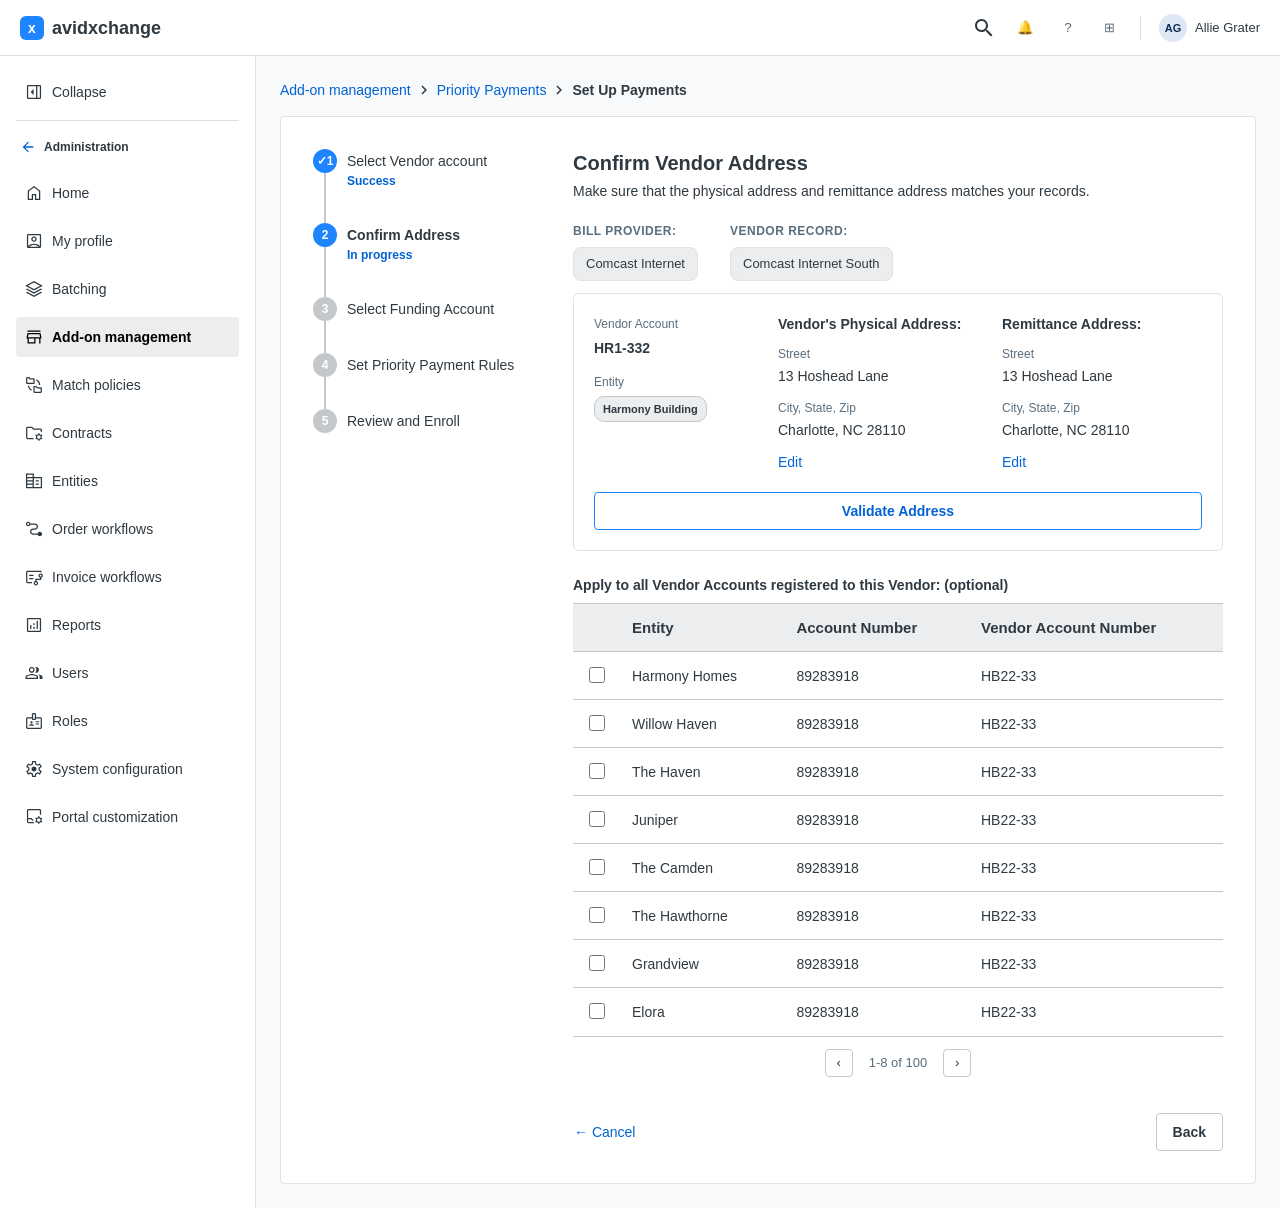
<file: screens/pp-confirm-address.html>
<!DOCTYPE html>
<html lang="en">
<head>
<meta charset="UTF-8" />
<title>Confirm Vendor Address - Priority Payments - AvidXchange</title>
<link rel="stylesheet" href="../css/shared.css" />
<style>
  .pp-heading { font-size: 24px; line-height: 28px; font-weight: 600; margin: 0 0 4px; }
  .pp-subtext { font-size: 14px; color: var(--color-text-default); margin: 0 0 20px; }
  .pp-tag-row { display: flex; gap: 32px; margin-bottom: 12px; }
  .pp-tag-row .pp-tag-group { display: flex; flex-direction: column; gap: 6px; }
  .pp-context-label { font-size: 12px; font-weight: 600; letter-spacing: .5px; color: var(--color-text-placeholder); margin: 0; }
  .pp-provider-pill { display: inline-flex; align-items: center; gap: 6px; background: var(--bg-surface-secondary); border: 1px solid var(--border-light); border-radius: 8px; padding: 6px 12px; font-size: 13px; color: var(--color-text-default); width: fit-content; }
  .pp-address-card { border: 1px solid var(--border-light); border-radius: 6px; padding: 20px; margin-bottom: 24px; }
  .pp-address-grid { display: grid; grid-template-columns: 160px 1fr 1fr; gap: 24px; margin-bottom: 20px; }
  .pp-address-grid .field-label { font-size: 12px; color: var(--color-text-placeholder); margin: 0 0 4px; }
  .pp-address-grid .field-value { font-size: 14px; font-weight: 600; margin: 0 0 4px; }
  .pp-address-grid .field-block { margin-bottom: 14px; }
  .pp-address-grid h4 { font-size: 14px; font-weight: 600; margin: 0 0 10px; }
  .pp-address-grid .addr-line { font-size: 14px; margin: 0 0 12px; }
  .pp-address-grid .addr-line .field-label { margin-bottom: 2px; }
  .pp-edit-form { display: none; }
  .pp-edit-form.editing { display: block; }
  .pp-address-static.hidden { display: none; }
  .pp-edit-form .field input { margin-bottom: 8px; }
  .validate-btn { display: block; width: 100%; text-align: center; background: #fff; border: 1px solid var(--color-primary-b60); color: var(--color-link); font-weight: 600; padding: 10px; border-radius: 4px; cursor: pointer; font-size: 14px; }
  .validate-btn:disabled { border-color: var(--border-default); color: var(--color-text-disabled); cursor: not-allowed; background: var(--bg-surface-secondary); }
  .pill-validated { display: inline-flex; align-items: center; gap: 4px; border: 1px solid #B7E4C7; color: #1E6B3C; background: #E9F7EF; font-size: 12px; font-weight: 600; padding: 4px 10px; border-radius: 4px; margin-bottom: 14px; }
  .apply-all-table { width: 100%; border-collapse: collapse; margin-top: 8px; }
  .apply-all-table th, .apply-all-table td { text-align: left; padding: 8px 12px; border-top: 1px solid var(--border-default); font-size: 14px; height: 48px; }
  .apply-all-table th { background: var(--bg-surface-secondary); font-weight: 600; font-size: 15px; }
  .apply-all-table td.checkbox-cell, .apply-all-table th.checkbox-cell { width: 40px; }
  .apply-all-table input[type=checkbox] { width: 16px; height: 16px; accent-color: var(--color-primary-b60); }
  .pp-pagination { display: flex; align-items: center; justify-content: center; gap: 16px; padding: 12px; border-top: 1px solid var(--border-default); font-size: 13px; color: var(--color-text-placeholder); }
  .pp-pagination button { background: none; border: 1px solid var(--border-default); border-radius: 4px; width: 28px; height: 28px; color: var(--color-text-default); }
  #validating-banner.active { display: flex; }
</style>
</head>
<body data-active-nav="add-on-management">
<div id="app-header"></div>
<div class="app-body">
  <div id="app-sidenav"></div>
  <main class="content-area">
    <div class="breadcrumb">
      <a href="../screens/home-connected.html">Add-on management</a>
      <img src="../assets/icons/chevron-right.svg" alt="" />
      <a href="../screens/home-connected.html">Priority Payments</a>
      <img src="../assets/icons/chevron-right.svg" alt="" />
      <span class="crumb-current">Set Up Payments</span>
    </div>

    <div class="wizard-shell">
      <ul class="step-tracker">
        <li class="done">
          <span class="dot">1</span>
          <span class="step-label">Select Vendor account<span class="step-status">Success</span></span>
        </li>
        <li class="current">
          <span class="dot">2</span>
          <span class="step-label">Confirm Address<span class="step-status">In progress</span></span>
        </li>
        <li>
          <span class="dot">3</span>
          <span class="step-label">Select Funding Account</span>
        </li>
        <li>
          <span class="dot">4</span>
          <span class="step-label">Set Priority Payment Rules</span>
        </li>
        <li>
          <span class="dot">5</span>
          <span class="step-label">Review and Enroll</span>
        </li>
      </ul>

      <div class="wizard-main">
        <h1 class="pp-heading">Confirm Vendor Address</h1>
        <p class="pp-subtext">Make sure that the physical address and remittance address matches your records.</p>

        <div class="pp-tag-row">
          <div class="pp-tag-group">
            <p class="pp-context-label">BILL PROVIDER:</p>
            <div class="pp-provider-pill">Comcast Internet</div>
          </div>
          <div class="pp-tag-group">
            <p class="pp-context-label">VENDOR RECORD:</p>
            <div class="pp-provider-pill">Comcast Internet South</div>
          </div>
        </div>

        <div class="wizard-body">
          <div class="pp-address-card">

            <!-- Stage 3 badge, only shown once validated -->
            <span id="validated-pill" class="pill-validated" style="display:none;">&#10003; Address Validated</span>

            <!-- Stage 2 validating banner -->
            <div id="validating-banner" class="alert alert-info stage" style="align-items:center;">
              <span>&#9888;</span>
              <div>
                <strong>Validating your address</strong>
                <div style="font-size:13px;">This can take a few minutes. You can continue setup: Priority Payment enrollment for this account will show as Pending until the address is verified.</div>
              </div>
            </div>

            <div class="pp-address-grid">
              <div>
                <div class="field-block">
                  <p class="field-label">Vendor Account</p>
                  <p class="field-value">HR1-332</p>
                </div>
                <div class="field-block">
                  <p class="field-label">Entity</p>
                  <span class="pill pill-muted">Harmony Building</span>
                </div>
              </div>

              <div>
                <h4>Vendor's Physical Address:</h4>
                <div class="pp-address-static" data-addr="physical">
                  <p class="addr-line"><span class="field-label" style="display:block;">Street</span>13 Hoshead Lane</p>
                  <p class="addr-line"><span class="field-label" style="display:block;">City, State, Zip</span>Charlotte, NC 28110</p>
                  <a href="#" class="btn-tertiary edit-address-link" data-target="physical">Edit</a>
                </div>
                <div class="pp-edit-form" data-form="physical">
                  <div class="field"><label>Street address</label><input type="text" value="13 Hoshead Lane" /></div>
                  <div class="field" style="width:120px;"><label>ZIP code</label><input type="text" value="28110" /></div>
                  <button type="button" class="btn btn-secondary submit-address" data-target="physical">Submit</button>
                </div>
              </div>

              <div>
                <h4>Remittance Address:</h4>
                <div class="pp-address-static" data-addr="remittance">
                  <p class="addr-line"><span class="field-label" style="display:block;">Street</span>13 Hoshead Lane</p>
                  <p class="addr-line"><span class="field-label" style="display:block;">City, State, Zip</span>Charlotte, NC 28110</p>
                  <a href="#" class="btn-tertiary edit-address-link" data-target="remittance">Edit</a>
                </div>
                <div class="pp-edit-form" data-form="remittance">
                  <div class="field"><label>Street address</label><input type="text" value="13 Hoshead Lane" /></div>
                  <div class="field" style="width:120px;"><label>ZIP code</label><input type="text" value="28110" /></div>
                  <button type="button" class="btn btn-secondary submit-address" data-target="remittance">Submit</button>
                </div>
              </div>
            </div>

            <button type="button" id="validate-address-btn" class="validate-btn">Validate Address</button>
          </div>

          <p style="font-weight:600; margin-bottom:8px;">Apply to all Vendor Accounts registered to this Vendor: (optional)</p>
          <table class="apply-all-table">
            <thead>
              <tr>
                <th class="checkbox-cell"></th>
                <th>Entity</th>
                <th>Account Number</th>
                <th>Vendor Account Number</th>
              </tr>
            </thead>
            <tbody id="apply-all-tbody">
              <tr><td class="checkbox-cell"><input type="checkbox" id="apply-all-first" onchange="toggleApplyAll(this)" /></td><td>Harmony Homes</td><td>89283918</td><td>HB22-33</td></tr>
              <tr><td class="checkbox-cell"><input type="checkbox" class="apply-all-follower" /></td><td>Willow Haven</td><td>89283918</td><td>HB22-33</td></tr>
              <tr><td class="checkbox-cell"><input type="checkbox" class="apply-all-follower" /></td><td>The Haven</td><td>89283918</td><td>HB22-33</td></tr>
              <tr><td class="checkbox-cell"><input type="checkbox" class="apply-all-follower" /></td><td>Juniper</td><td>89283918</td><td>HB22-33</td></tr>
              <tr><td class="checkbox-cell"><input type="checkbox" class="apply-all-follower" /></td><td>The Camden</td><td>89283918</td><td>HB22-33</td></tr>
              <tr><td class="checkbox-cell"><input type="checkbox" class="apply-all-follower" /></td><td>The Hawthorne</td><td>89283918</td><td>HB22-33</td></tr>
              <tr><td class="checkbox-cell"><input type="checkbox" class="apply-all-follower" /></td><td>Grandview</td><td>89283918</td><td>HB22-33</td></tr>
              <tr><td class="checkbox-cell"><input type="checkbox" class="apply-all-follower" /></td><td>Elora</td><td>89283918</td><td>HB22-33</td></tr>
            </tbody>
          </table>
          <div class="pp-pagination">
            <button type="button" aria-label="Previous page">&#8249;</button>
            <span>1-8 of 100</span>
            <button type="button" aria-label="Next page">&#8250;</button>
          </div>
        </div>

        <div class="wizard-footer">
          <div style="display:flex; gap:24px; align-items:center;">
            <a href="../screens/home-connected.html" class="btn btn-tertiary">&larr; Cancel</a>
          </div>
          <div style="display:flex; gap:12px;">
            <a href="pp-select-vendor.html" class="btn btn-secondary">Back</a>
            <a href="pp-select-funding.html" id="next-btn" class="btn btn-primary" style="display:none;">Next</a>
          </div>
        </div>
      </div>
    </div>
  </main>
</div>
<script src="../js/chrome.js"></script>
<script src="../js/app.js"></script>
<script>
  // Figma instruction: clicking the first checkbox in the "Apply to all
  // Vendor Accounts" table checks every other row's checkbox too.
  function toggleApplyAll(first) {
    document.querySelectorAll('.apply-all-follower').forEach(function (cb) {
      cb.checked = first.checked;
    });
  }

  // Inline "Edit address" toggle: swaps the static Street/City,State,Zip
  // display for editable inputs + a Submit button, matching the Figma
  // "Edit address" frames (7026:24325 / 7026:24891) which show the physical
  // and remittance address fields turning into inputs in place -- this reads
  // as an inline edit, not a modal or side-sheet, so it's implemented as one.
  document.querySelectorAll('.edit-address-link').forEach(function (link) {
    link.addEventListener('click', function (e) {
      e.preventDefault();
      var target = link.getAttribute('data-target');
      document.querySelector('.pp-address-static[data-addr="' + target + '"]').classList.add('hidden');
      document.querySelector('.pp-edit-form[data-form="' + target + '"]').classList.add('editing');
    });
  });
  document.querySelectorAll('.submit-address').forEach(function (btn) {
    btn.addEventListener('click', function () {
      var target = btn.getAttribute('data-target');
      document.querySelector('.pp-address-static[data-addr="' + target + '"]').classList.remove('hidden');
      document.querySelector('.pp-edit-form[data-form="' + target + '"]').classList.remove('editing');
    });
  });

  // Stage progression: confirm (11) -> validating (12) -> validated (13).
  // Per the designer's explicit interaction spec: "Frame 12: Frame on for
  // 7 seconds then moves to 13" -- this is a real 7000ms wait, not a UX
  // shortcut, so the "Validating your address" banner (12) stays visible
  // for the full 7 seconds before advancing to the validated state (13).
  var validateBtn = document.getElementById('validate-address-btn');
  var banner = document.getElementById('validating-banner');
  var pill = document.getElementById('validated-pill');
  var nextBtn = document.getElementById('next-btn');

  validateBtn.addEventListener('click', function () {
    validateBtn.disabled = true;
    banner.classList.add('active');
    setTimeout(function () {
      banner.classList.remove('active');
      pill.style.display = 'inline-flex';
      validateBtn.disabled = false;
      nextBtn.style.display = 'inline-flex';
    }, 7000);
  });
</script>
</body>
</html>
</file>
<file: css/shared.css>
/* ==========================================================================
   AvidXchange - Connect Bill Retrieval - shared design tokens & chrome
   Reproduced from Figma file "End to End Prototype" (Ei3vesaWdzL7bKm5sc03Jo)
   ========================================================================== */

:root {
  --color-primary-b110: #0A2E57;
  --color-primary-b60: #1E85FF;
  --color-link: #0263D4;
  --color-text-default: #2F3941;
  --color-text-placeholder: #5A6E7D;
  --color-text-disabled: #8D9AA3;

  --bg-surface-default: #FFFFFF;
  --bg-surface-secondary: #EBEDEF;
  --bg-surface-active: #EBEDEF;
  --bg-content-area: #F7F9FB;

  --border-default: #C4C8CB;
  --border-divider: #DDDFE1;
  --border-light: #E2E2E2;
  --input-border-default: #71828E; /* Lydia "Input field" component's own border token - darker than --border-default */

  --radius-2: 4px;
  --space-4: 4px;
  --space-8: 8px;
  --space-16: 16px;
  --space-24: 24px;

  --font-family: 'Inter', -apple-system, BlinkMacSystemFont, 'Segoe UI', sans-serif;
}

* { box-sizing: border-box; }

html, body {
  margin: 0;
  padding: 0;
  font-family: var(--font-family);
  color: var(--color-text-default);
  background: var(--bg-surface-secondary);
  font-size: 14px;
  line-height: 20px;
}

a { color: var(--color-link); text-decoration: none; }
a:hover { text-decoration: underline; }

img { display: block; }

button {
  font-family: inherit;
  cursor: pointer;
}

/* ---------------- Global header ---------------- */

.gh {
  display: flex;
  align-items: center;
  justify-content: space-between;
  height: 56px;
  padding: 0 20px;
  background: #fff;
  border-bottom: 1px solid var(--border-divider);
  position: sticky;
  top: 0;
  z-index: 100;
}
.gh-logo { display: flex; align-items: center; gap: 8px; font-weight: 600; font-size: 18px; color: var(--color-text-default); }
.gh-logo-mark {
  width: 24px; height: 24px; border-radius: 6px;
  background: var(--color-primary-b60);
  display: flex; align-items: center; justify-content: center;
  color: #fff; font-weight: 700; font-size: 14px;
}
.gh-actions { display: flex; align-items: center; gap: 18px; }
.gh-icon-btn { width: 24px; height: 24px; display: flex; align-items: center; justify-content: center; color: #5A6E7D; background: none; border: none; padding: 0; }
.gh-icon-btn svg { width: 20px; height: 20px; fill: currentColor; }
.gh-divider-v { width: 1px; height: 24px; background: var(--border-divider); }
.gh-profile { display: flex; align-items: center; gap: 8px; cursor: pointer; }
.gh-avatar {
  width: 28px; height: 28px; border-radius: 50%;
  background: #DDE7F3; color: var(--color-primary-b110);
  display: flex; align-items: center; justify-content: center;
  font-size: 11px; font-weight: 600;
}
.gh-username { font-size: 13px; color: var(--color-text-default); }

/* ---------------- Layout ---------------- */

.app-body { display: flex; align-items: flex-start; width: 100%; }

/* ---------------- Side nav ---------------- */

.side-nav {
  background: var(--bg-surface-default);
  border-right: 1px solid var(--border-divider);
  width: 256px;
  min-width: 256px;
  padding: 16px;
  align-self: stretch;
}
.side-nav .menu-group { display: flex; flex-direction: column; gap: 8px; }
.side-nav .nav-item {
  display: flex;
  align-items: center;
  gap: 8px;
  height: 40px;
  padding: 0 8px;
  border-radius: var(--radius-2);
  font-size: 14px;
  color: var(--color-text-default);
  white-space: nowrap;
}
.side-nav .nav-item:hover { background: #F4F5F6; text-decoration: none; }
.side-nav .nav-item.active {
  background: var(--bg-surface-active);
  font-weight: 600;
  color: #000;
}
.side-nav .nav-item img { width: 20px; height: 20px; flex-shrink: 0; }
.side-nav .nav-back {
  display: flex;
  align-items: center;
  gap: 8px;
  padding: 8px 4px;
  font-size: 12px;
  font-weight: 600;
}
.side-nav .nav-back img { width: 16px; height: 16px; }
.side-nav hr.divider { border: none; border-top: 1px solid var(--border-divider); margin: 0; }
.side-nav .collapse-row { display: flex; align-items: center; gap: 8px; height: 40px; padding: 0 8px; font-size: 14px; }
.side-nav .collapse-row img { width: 20px; height: 20px; }

/* ---------------- Content area ---------------- */

.content-area {
  flex: 1;
  min-width: 0;
  padding: 24px;
  background: var(--bg-content-area);
  min-height: calc(100vh - 57px);
}

.breadcrumb { display: flex; align-items: center; gap: 4px; margin-bottom: 16px; font-size: 14px; }
.breadcrumb .crumb-current { font-weight: 600; color: var(--color-text-default); }
.breadcrumb img { width: 18px; height: 18px; }

.tabs { display: flex; gap: 24px; border-bottom: 1px solid var(--border-light); margin-bottom: 16px; }
.tabs .tab { padding: 8px 2px 12px; font-size: 14px; color: var(--color-text-default); border-bottom: 2px solid transparent; display: flex; align-items: center; gap: 6px; }
.tabs .tab.active { color: var(--color-link); border-bottom-color: var(--color-link); font-weight: 600; }
.pill-soon { border: 1px solid #C77DD9; color: #8A2BA8; font-size: 11px; padding: 1px 6px; border-radius: 10px; }

.card {
  background: #fff;
  border: 1px solid var(--border-light);
  border-radius: 4px;
}

.panel-title { font-size: 20px; font-weight: 600; margin: 0 0 4px; }
.panel-subtitle { font-size: 14px; font-weight: 500; margin: 0 0 16px; }

/* Manage side card (secondary nav within content) */
.manage-card {
  display: flex;
  min-height: 500px;
}
.manage-nav {
  width: 276px;
  min-width: 276px;
  border-right: 1px solid var(--border-light);
  padding: 16px;
}
.manage-nav h2 { font-size: 20px; font-weight: 600; margin: 0 0 12px; }
.manage-nav .nav-item { display: flex; align-items: center; height: 40px; padding: 0 8px; border-radius: 4px; font-size: 14px; color: var(--color-text-default); }
.manage-nav .nav-item:hover { background: #F4F5F6; text-decoration: none; }
.manage-nav .nav-item.active { background: var(--bg-surface-active); font-weight: 600; }
.manage-content { flex: 1; padding: 24px; min-width: 0; }

/* ---------------- Buttons ---------------- */

.btn {
  display: inline-flex;
  align-items: center;
  justify-content: center;
  gap: 6px;
  height: 38px;
  padding: 0 16px;
  border-radius: 4px;
  font-size: 14px;
  font-weight: 600;
  border: 1px solid transparent;
  white-space: nowrap;
}
.btn-primary { background: var(--color-primary-b60); color: #fff; }
.btn-primary:hover { background: #1470DB; text-decoration: none; }
.btn-secondary { background: #fff; border-color: var(--border-default); color: var(--color-text-default); }
.btn-secondary:hover { background: #F4F5F6; text-decoration: none; }
.btn-tertiary { background: none; color: var(--color-link); height: auto; padding: 0; font-weight: 500; }
.btn-tertiary:hover { text-decoration: underline; }
.btn:disabled, .btn[aria-disabled="true"] { opacity: .5; cursor: not-allowed; }

/* ---------------- Forms ---------------- */

.field { display: flex; flex-direction: column; gap: 4px; margin-bottom: 20px; }
.field label { font-size: 14px; font-weight: 600; display: flex; align-items: center; gap: 6px; }
.field .optional { font-weight: 400; color: var(--color-text-placeholder); }
.field .help-text { font-size: 13px; color: var(--color-text-placeholder); }

/* Lydia "Input field" component, applied globally (not just inside .field)
   so every text/search/password input and <select> in the prototype -
   including search bars that sit outside a .field wrapper - matches the
   real component's border color/radius/padding exactly, not the browser
   default. Verified against Figma nodes 7002:19187 (search input) and
   7002:18529 (password input): border #71828E, radius 4px, 38px tall,
   padding 4px 8px. */
input[type=text], input[type=search], input[type=email], input[type=password], select, textarea {
  height: 38px;
  background: var(--bg-surface-default);
  border: 1px solid var(--input-border-default);
  border-radius: var(--radius-2);
  padding: 4px 8px;
  font-size: 14px;
  font-family: inherit;
  color: var(--color-text-default);
  width: 100%;
  box-sizing: border-box;
}
textarea { height: auto; min-height: 76px; }
input[type=text]:focus, input[type=search]:focus, input[type=email]:focus, input[type=password]:focus, select:focus, textarea:focus {
  outline: none;
  border-color: var(--color-primary-b60);
  box-shadow: 0 0 0 3px rgba(30, 133, 255, 0.15);
}
input::placeholder, textarea::placeholder { color: var(--color-text-placeholder); font-style: italic; }
.search-input-wrap { position: relative; }
.search-input-wrap img { position: absolute; left: 8px; top: 50%; transform: translateY(-50%); width: 20px; height: 20px; }
.search-input-wrap input { padding-left: 34px; }

.radio-row { display: flex; align-items: center; gap: 10px; padding: 12px; border: 1px solid var(--border-light); border-radius: 4px; margin-bottom: 8px; }
.radio-row.selected { border-color: var(--color-primary-b60); background: #F0F7FF; }
.radio-row input[type=radio] { accent-color: var(--color-primary-b60); }

/* ---------------- Table ---------------- */

table.data-table { width: 100%; border-collapse: collapse; }
table.data-table th, table.data-table td {
  text-align: left;
  padding: 12px;
  border-top: 1px solid var(--border-default);
  font-size: 14px;
}
table.data-table th { background: var(--bg-surface-secondary); font-weight: 600; font-size: 16px; }
table.data-table td a { color: var(--color-link); }
.empty-state {
  border: 1px dashed var(--border-default);
  border-radius: 4px;
  padding: 48px 24px;
  text-align: center;
  color: var(--color-text-default);
}
.empty-state h3 { margin: 0 0 6px; }
.empty-state p { margin: 0; color: var(--color-text-placeholder); font-size: 13px; }

/* ---------------- Step tracker (wizard left rail) ---------------- */

.step-tracker { list-style: none; margin: 0; padding: 0; width: 220px; min-width: 220px; }
.step-tracker li {
  display: flex;
  align-items: flex-start;
  gap: 10px;
  position: relative;
  padding-bottom: 32px;
}
.step-tracker li:last-child { padding-bottom: 0; }
.step-tracker li::before {
  content: "";
  position: absolute;
  left: 11px;
  top: 24px;
  bottom: 0;
  width: 2px;
  background: var(--border-default);
}
.step-tracker li:last-child::before { display: none; }
.step-tracker .dot {
  width: 24px; height: 24px; border-radius: 50%;
  background: var(--border-default); color: #fff;
  display: flex; align-items: center; justify-content: center;
  font-size: 12px; font-weight: 600; flex-shrink: 0;
}
.step-tracker li.done .dot { background: var(--color-primary-b60); }
.step-tracker li.current .dot { background: var(--color-primary-b60); }
.step-tracker li.done .dot::before { content: "✓"; }
.step-tracker .step-label { font-size: 14px; color: var(--color-text-default); padding-top: 2px; }
.step-tracker li.current .step-label { font-weight: 600; }
.step-tracker .step-status { display: block; font-size: 12px; color: var(--color-link); font-weight: 600; }

/* ---------------- Wizard shell ---------------- */

.wizard-shell { display: flex; gap: 40px; background: #fff; border: 1px solid var(--border-light); border-radius: 4px; padding: 32px; min-height: 560px; }
.wizard-main { flex: 1; min-width: 0; display: flex; flex-direction: column; }
.wizard-main h1 { font-size: 20px; font-weight: 600; margin: 0 0 4px; }
.wizard-main .wizard-intro { font-size: 14px; color: var(--color-text-default); margin: 0 0 24px; }
.wizard-footer { display: flex; justify-content: space-between; align-items: center; margin-top: auto; padding-top: 24px; }
.wizard-body { flex: 1; }

/* ---------------- Tooltip ---------------- */

.tt {
  position: relative;
  display: inline-flex;
  align-items: center;
}
.tt .tt-bubble {
  visibility: hidden;
  opacity: 0;
  position: absolute;
  bottom: calc(100% + 8px);
  left: 50%;
  transform: translateX(-50%);
  background: #2F3941;
  color: #fff;
  font-size: 12px;
  font-weight: 400;
  line-height: 16px;
  padding: 8px 10px;
  border-radius: 4px;
  width: 220px;
  z-index: 50;
  transition: opacity .12s ease;
  pointer-events: none;
}
.tt .tt-bubble::after {
  content: "";
  position: absolute;
  top: 100%;
  left: 50%;
  transform: translateX(-50%);
  border: 5px solid transparent;
  border-top-color: #2F3941;
}
.tt:hover .tt-bubble, .tt:focus-within .tt-bubble { visibility: visible; opacity: 1; }
.tt-icon { width: 16px; height: 16px; cursor: help; opacity: .7; }

/* ---------------- Alerts / banners ---------------- */

.alert { display: flex; align-items: flex-start; gap: 10px; padding: 12px 16px; border-radius: 4px; font-size: 14px; margin-bottom: 16px; }
.alert-error { background: #FDECEC; border: 1px solid #F3B8B8; color: #8A1F1F; }
.alert-info { background: #EAF3FF; border: 1px solid #B9D8FF; color: var(--color-primary-b110); }
.alert-success { background: #E9F7EF; border: 1px solid #B7E4C7; color: #1E6B3C; }

/* ---------------- Misc ---------------- */

.mt-24 { margin-top: 24px; }
.text-muted { color: var(--color-text-placeholder); }
.card-badge { display: inline-block; background: var(--bg-surface-secondary); border-radius: 10px; font-size: 11px; padding: 1px 8px; }
.selectable-card {
  border: 1px solid var(--border-light);
  border-radius: 6px;
  padding: 16px;
  margin-bottom: 12px;
  cursor: pointer;
  display: flex;
  align-items: flex-start;
  gap: 12px;
}
.selectable-card.selected { border-color: var(--color-primary-b60); background: #F0F7FF; }
.selectable-card input[type=radio] { margin-top: 3px; accent-color: var(--color-primary-b60); }
.selectable-card .sc-title { font-weight: 600; font-size: 14px; }
.selectable-card .sc-desc { font-size: 13px; color: var(--color-text-placeholder); }

/* ---------------- Stage panels (in-page "route" consolidation) ----------------
   Used to fold what used to be several separate screens into ONE page with
   internal JS-driven state, e.g. wizard-route-a.html / pp-payment-rules.html.
   Only one .stage is visible at a time; toggle by adding/removing "active". */

.stage { display: none; }
.stage.active { display: block; }

/* ---------------- Pills / status badges ---------------- */

.pill { display: inline-block; font-size: 11px; font-weight: 600; padding: 2px 8px; border-radius: 10px; border: 1px solid transparent; }
.pill-success { background: #E9F7EF; border-color: #B7E4C7; color: #1E6B3C; }
.pill-muted { background: var(--bg-surface-secondary); border-color: var(--border-default); color: var(--color-text-default); }

/* ---------------- Toggle switch ---------------- */

.toggle { position: relative; display: inline-block; width: 36px; height: 20px; flex-shrink: 0; }
.toggle input { opacity: 0; width: 0; height: 0; }
.toggle .track {
  position: absolute; inset: 0; background: var(--border-default); border-radius: 20px; cursor: pointer; transition: background .15s ease;
}
.toggle .track::before {
  content: ""; position: absolute; width: 16px; height: 16px; left: 2px; top: 2px; background: #fff; border-radius: 50%; transition: transform .15s ease;
}
.toggle input:checked + .track { background: var(--color-primary-b60); }
.toggle input:checked + .track::before { transform: translateX(16px); }

/* ---------------- Modal dialog ---------------- */

.modal-overlay {
  display: none;
  position: fixed; inset: 0; background: rgba(20,26,31,.45);
  align-items: center; justify-content: center; z-index: 200;
}
.modal-overlay.open { display: flex; }
.modal {
  background: #fff; border-radius: 6px; width: 420px; max-width: 90vw;
  padding: 20px; box-shadow: 0 12px 32px rgba(0,0,0,.2);
}
.modal-header { display: flex; align-items: center; justify-content: space-between; margin-bottom: 8px; }
.modal-header h3 { font-size: 16px; font-weight: 600; margin: 0; }
.modal-close { background: none; border: none; font-size: 16px; line-height: 1; cursor: pointer; color: var(--color-text-placeholder); }
.modal-body { font-size: 14px; color: var(--color-text-default); margin-bottom: 16px; }
.modal-footer { display: flex; justify-content: flex-end; gap: 8px; }

/* ---------------- Side sheet (slide-over panel) ---------------- */

.side-sheet-overlay {
  display: none;
  position: fixed; inset: 0; background: rgba(20,26,31,.25); z-index: 150;
}
.side-sheet-overlay.open { display: block; }
.side-sheet {
  position: fixed; top: 0; right: 0; height: 100%; width: 420px; max-width: 90vw;
  background: #fff; box-shadow: -8px 0 24px rgba(0,0,0,.15);
  padding: 20px; overflow-y: auto;
}
.side-sheet-header { display: flex; align-items: center; justify-content: space-between; margin-bottom: 16px; }
.side-sheet-header h3 { font-size: 16px; font-weight: 600; margin: 0; }
.side-sheet-close { background: none; border: none; font-size: 16px; cursor: pointer; color: var(--color-text-placeholder); }

/* A whole screen/card that acts as one big click target (e.g. a mocked
   external site that returns to the flow no matter where you click). */
.click-anywhere { cursor: pointer; }
.click-anywhere:hover { outline: 2px solid var(--color-primary-b60); outline-offset: -2px; }
</file>
<file: css/tasks.css>
/* Styling for the task hub, task briefing pages, and success pages.
   Loaded alongside shared.css so these extra pages use the same Lydia
   tokens/buttons as the rest of the prototype. */

body.task-page {
  min-height: 100vh;
  display: flex;
  align-items: center;
  justify-content: center;
  padding: 40px 16px;
}

.task-card {
  background: var(--bg-surface-default);
  border: 1px solid var(--border-divider);
  border-radius: 8px;
  max-width: 560px;
  width: 100%;
  padding: 40px;
  text-align: center;
  box-shadow: 0 2px 8px rgba(10, 46, 87, 0.08);
}

.task-card .task-kicker {
  font-size: 13px;
  font-weight: 600;
  letter-spacing: .04em;
  text-transform: uppercase;
  color: var(--color-primary-b60);
  margin: 0 0 8px;
}

.task-card h1 {
  font-size: 22px;
  margin: 0 0 16px;
  color: var(--color-primary-b110);
}

.task-card p.task-prompt {
  font-size: 16px;
  line-height: 1.5;
  color: var(--color-text-default);
  margin: 0 0 28px;
}

.task-card .task-actions {
  display: flex;
  gap: 12px;
  justify-content: center;
  flex-wrap: wrap;
}

.task-card .success-icon {
  font-size: 40px;
  margin-bottom: 8px;
}

.task-hub-list {
  list-style: none;
  margin: 24px 0 0;
  padding: 0;
  display: flex;
  flex-direction: column;
  gap: 10px;
  text-align: left;
}

.task-hub-list li {
  border: 1px solid var(--border-divider);
  border-radius: var(--radius-2);
  padding: 14px 16px;
  display: flex;
  justify-content: space-between;
  align-items: center;
  gap: 12px;
}

.task-hub-list li.disabled { opacity: .55; }

.task-hub-list .task-title { font-weight: 600; color: var(--color-text-default); }
.task-hub-list .task-desc { font-size: 13px; color: var(--color-text-placeholder); margin-top: 2px; }

/* Floating "mark task complete" affordance injected on screens that don't
   have a single natural terminal action (Task 3 and Task 4). Only shown
   when sessionStorage.activeTask matches, via inline script per screen. */
#task-complete-float {
  position: fixed;
  bottom: 20px;
  right: 20px;
  z-index: 9999;
  background: var(--color-primary-b110);
  color: #fff;
  border-radius: 8px;
  padding: 14px 18px;
  box-shadow: 0 4px 16px rgba(0,0,0,.25);
  display: flex;
  align-items: center;
  gap: 12px;
  font-size: 14px;
}
#task-complete-float button {
  background: var(--color-primary-b60);
  color: #fff;
  border: none;
  border-radius: var(--radius-2);
  padding: 8px 14px;
  font-weight: 600;
  cursor: pointer;
}
#task-complete-float button:hover { background: #1470DB; }
</file>
